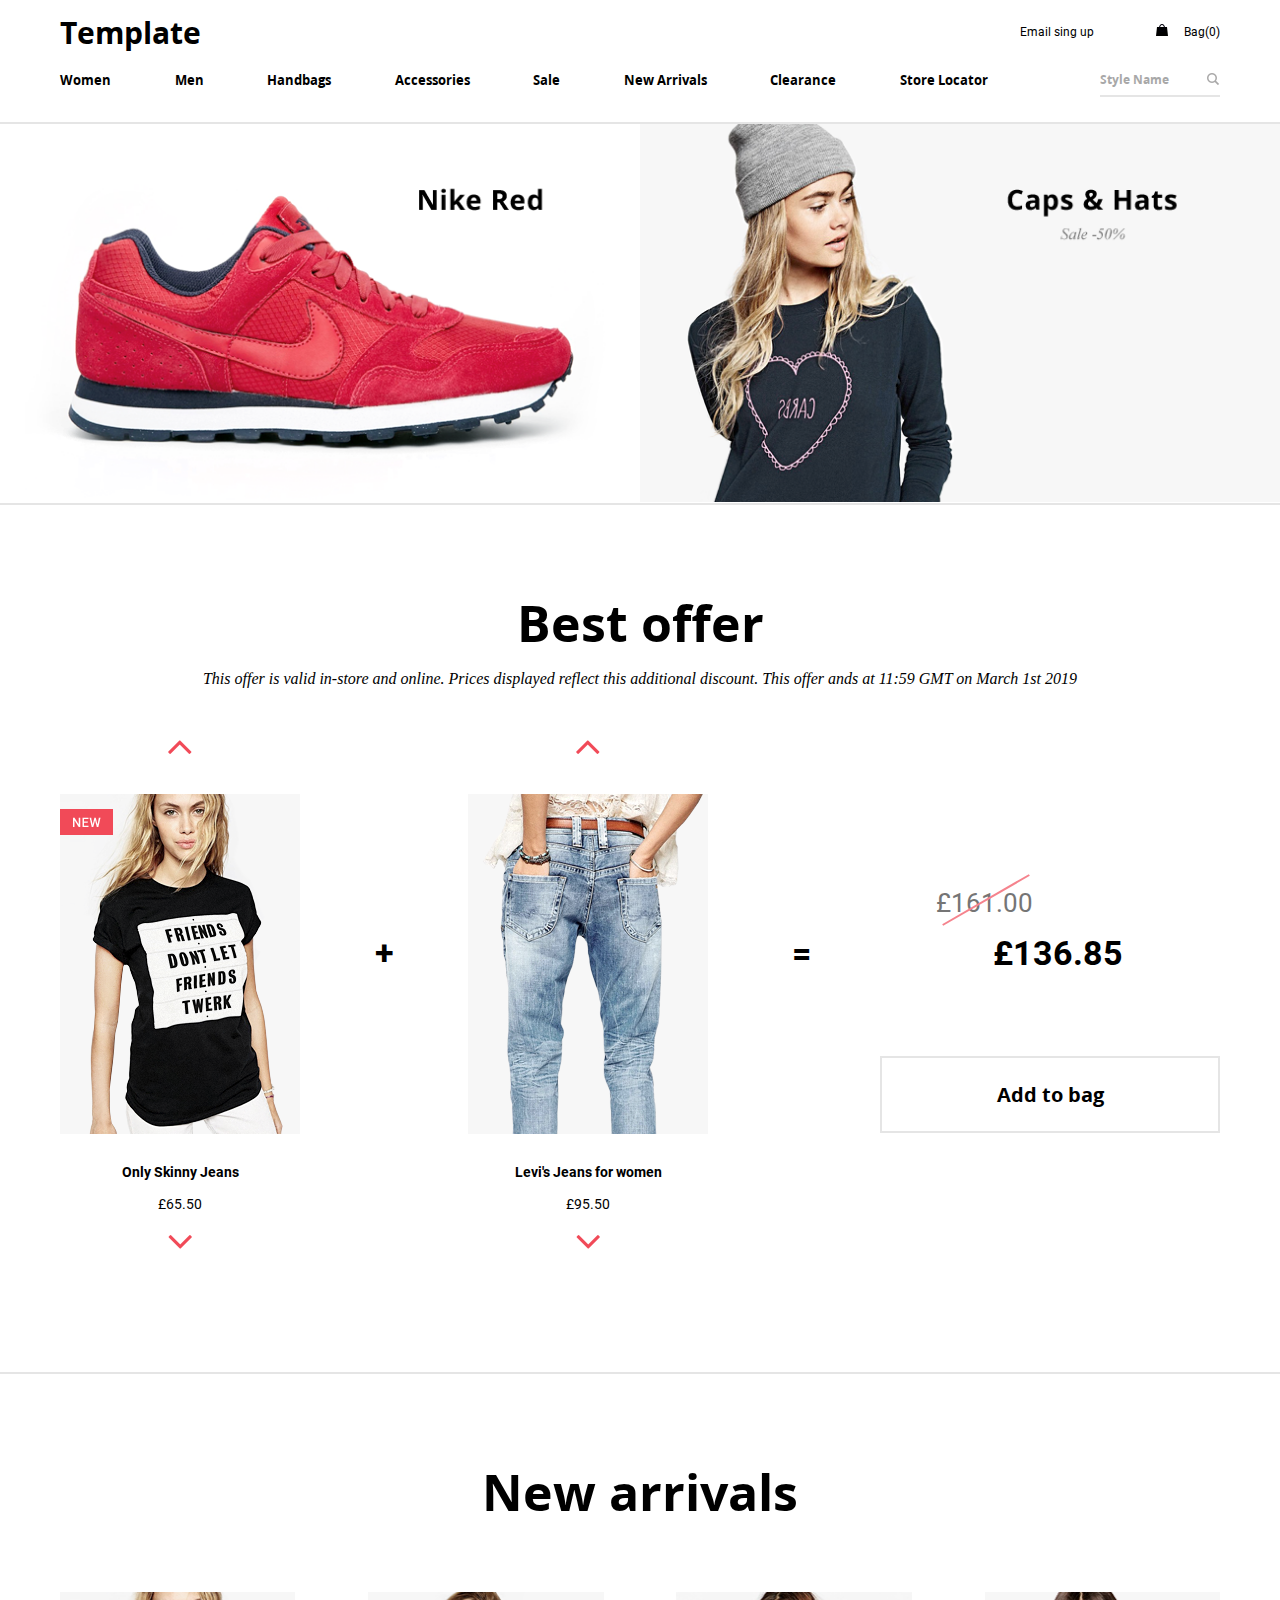
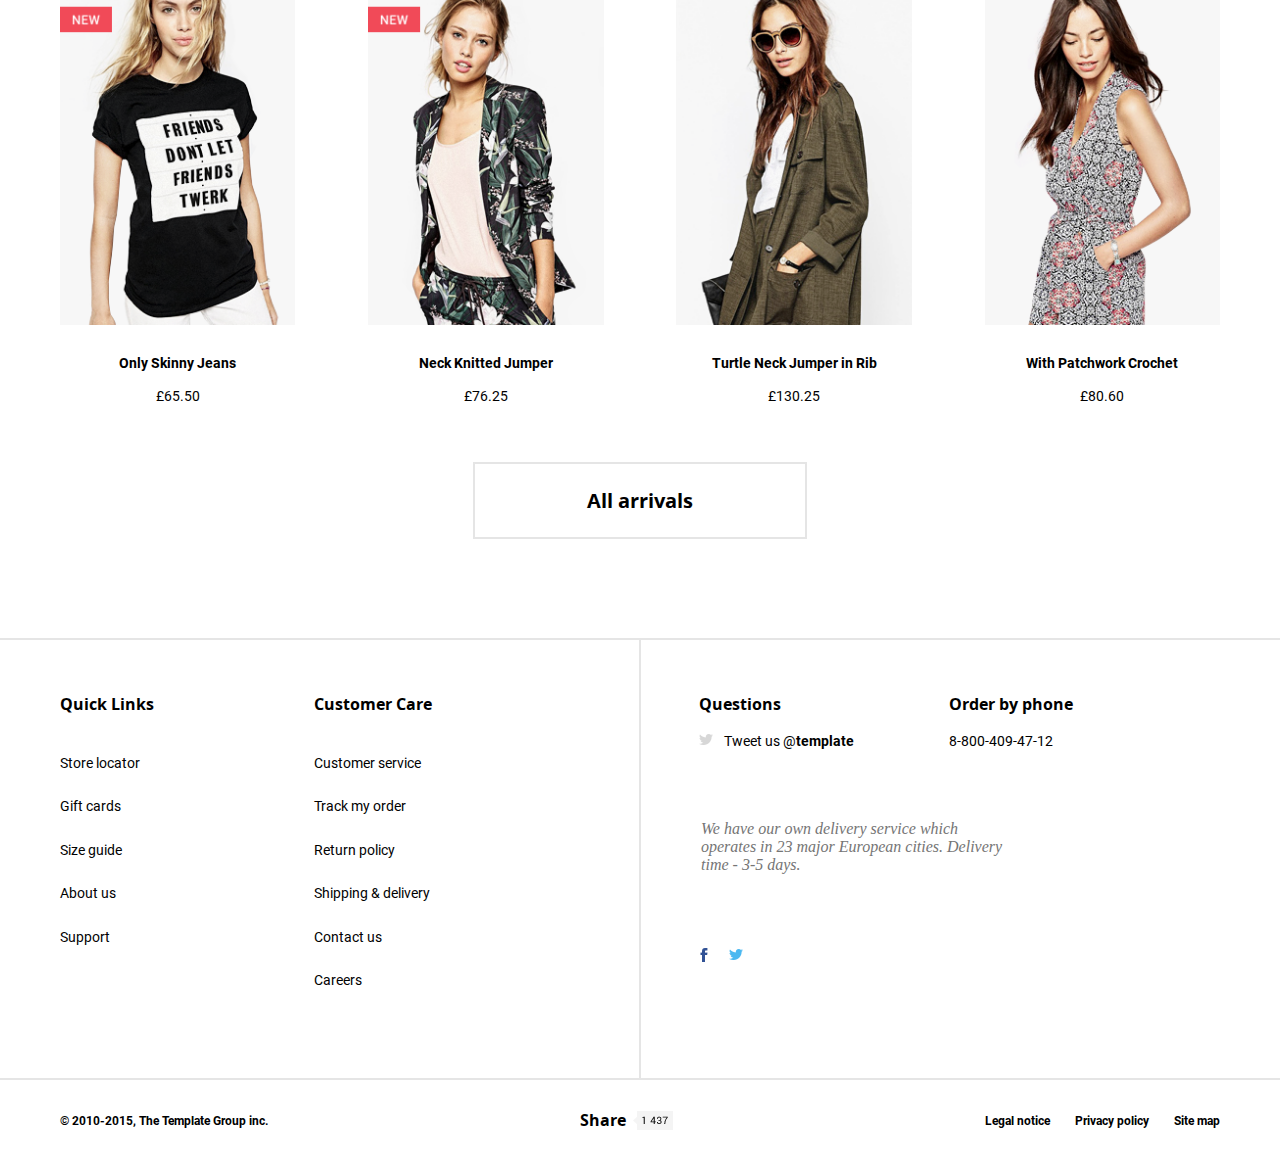
<file: catalog/index.html>
<!DOCTYPE html>
<html lang="en" dir="ltr">
<head>
  <meta charset="utf-8">
  <meta http-equiv="X-UA-Compatible" content="IE=edge,chrome=1">
  <meta name="viewport" content="width=device-width,initial-scale=1">
  <link rel="stylesheet" href="css/normalize.css">
  <link rel="stylesheet" href="css/style.css">
  <title>Start</title>
</head>
  <body>
    <header class="page-header">
      <div class="page-header__wrapper container">
        <div class="logo-wrapper">
          <a class="page-header__logo" href="#">TL</a>
          <a class="page-header__logo page-header__logo-full" href="#">Template</a>
          <div class="page-header__user-area">
            <a class="page-header__sing-up" href="#">Email sing up</a>
            <a class="page-header__bag" href="#">Bag(0)</a>
            <button class="nav__toggle nav__toggle--closed" type="button"></button>
          </div>
        </div>
        <div class="nav nav--closed">
          <div class="nav__wrapper">
            <ul class="nav__list">
              <li class="nav__item">
                <a href="#">Women</a>
              </li>
              <li class="nav__item">
                <a href="#">Men</a>
              </li>
              <li class="nav__item">
                <a href="#">Handbags</a>
              </li>
              <li class="nav__item">
                <a href="#">Accessories</a>
              </li>
              <li class="nav__item">
                <a href="#">Sale</a>
              </li>
              <li class="nav__item">
                <a href="#">New Arrivals</a>
              </li>
              <li class="nav__item">
                <a href="#">Clearance</a>
              </li>
              <li class="nav__item">
                <a href="#">Store Locator</a>
              </li>
            </ul>
            <div class="nav__search nav__search--closed">
              <div class="nav__search-icon-tablet">
              </div>
              <input type="text" class="nav__search-input nav__search-input--closed"  name="search" value="" placeholder="Style Name">
            </div>
          </div>
        </div>
      </div>
    </header>
    <main>
      <section class="banners">
        <div class="banners__item">
          <a class="banners__src banners__src--first" href="item.html">
          </a>
        </div>
        <div class="banners__item banners__item--second">
          <a class="banners__src banners__src--second" href="catalog.html">
          </a>
        </div>
      </section>
      <section class="best-offer">
        <div class="best-offer__wrapper container">
          <h2 class="best-offer__title secondary-title">Best offer</h2>
          <p class="best-offer__description">This offer is valid in-store and online. Prices displayed
            reflect this additional discount. This offer ands at 11:59 GMT on March 1st 2019
          </p>
          <div class="best-offer__calc">
            <div class="best-offer__summands">
              <div class="best-offer__summand goods__item best-offer__summand--left">
                <span class="best-offer__arrow-up"></span>
                <span class="best-offer__arrow-down"></span>
                <a href="item.html" class="best-offer__src goods__src img--act">
                  <p class="view">View item</p>
                  <img class="best-offer__img goods__img" src="./img/friends.png" alt="">
                </a>
                <p class="best-offer__name goods__name">Only Skinny Jeans</p>
                <p class="best-offer__price goods__price">£65.50</p>
              </div>
              <p class="best-offer__plus symbol">+</p>
              <div class="best-offer__summand goods__item best-offer__summand--right">
                <span class="best-offer__arrow-up"></span>
                <span class="best-offer__arrow-down"></span>
                <a href="item.html" class="best-offer__src goods__src img--act">
                  <p class="view">View item</p>
                  <img class="best-offer__img goods__img" src="./img/levis-jeans.png" alt="">
                </a>
                <p class="best-offer__name goods__name">Levi's Jeans for women</p>
                <p class="best-offer__price goods__price">£95.50</p>
              </div>
            </div>
            <p class="best-offer__equals symbol">=</p>
            <div class="best-offer__result">
              <p class="best-offer__total best-offer__total--old">£161.00</p>
              <p class="best-offer__total best-offer__total--new">£136.85</p>
            </div>
          </div>
          <a class="button best-offer__add" href="bag.html">Add to bag</a>
        </div>
      </section>
      <section class="new-arrivals">
        <div class="new-arrivals__wrapper container">
          <h2 class="new-arrivals__title secondary-title">New arrivals</h2>
          <div class="new-arrivals__items ">
            <div class="new-arrivals__item goods__item">
              <a href="item.html" class="new-arrivals__src goods__src img--act">
                <p class="view">View item</p>
                <img class="new-arrivals__img goods__img" src="./img/friends.png" alt="">
              </a>
              <p class="new-arrivals__name goods__name">Only Skinny Jeans</p>
              <p class="new-arrivals__price goods__price">£65.50</p>
            </div>
            <div class="new-arrivals__item goods__item">
              <a href="item.html" class="new-arrivals__src goods__src img--act">
                <p class="view">View item</p>
                <img class="new-arrivals__img goods__img" src="./img/jumper.png" alt="">
              </a>
              <p class="new-arrivals__name goods__name">Neck Knitted Jumper</p>
              <p class="new-arrivals__price goods__price">£76.25</p>
            </div>
            <div class="new-arrivals__item goods__item new-arrivals__item--third">
              <a href="item.html" class="new-arrivals__src goods__src img--act">
                <p class="view">View item</p>
                <img class="new-arrivals__img goods__img" src="./img/turtle-neck.png" alt="">
              </a>
              <p class="new-arrivals__name goods__name">Turtle Neck Jumper in Rib</p>
              <p class="new-arrivals__price goods__price">£130.25</p>
            </div>
            <div class="new-arrivals__item goods__item new-arrivals__item--fourth">
              <a href="item.html" class="new-arrivals__src goods__src img--act">
                <p class="view">View item</p>
                <img class="new-arrivals__img goods__img" src="./img/patchwork-crochet.png" alt="">
              </a>
              <p class="new-arrivals__name goods__name">With Patchwork Crochet</p>
              <p class="new-arrivals__price goods__price">£80.60</p>
            </div>
          </div>
          <a class="button new-arrivals__all" href="catalog.html">All arrivals</a>
        </div>
      </section>
    </main>
    <footer class="page-footer">
      <div class="page-footer__wrapper">
        <div class="separator">
          <div class="information">
            <div class="information__lists container">
              <div class="list-wrapper">
                <p class="list__title information__title">Quick Links</p>
                <ul class="information__list ">
                  <li class="information__item"><a href="#">Store locator</a></li>
                  <li class="information__item"><a href="#">Gift cards</a></li>
                  <li class="information__item"><a href="#">Size guide</a></li>
                  <li class="information__item"><a href="#">About us</a></li>
                  <li class="information__item"><a href="#">Support</a></li>
                </ul>
              </div>
              <div class="list-wrapper list-wrapper--second">
                <p class="list__title information__title">Customer Care</p>
                <ul class="information__list">
                  <li class="information__item"><a href="#">Customer service</a></li>
                  <li class="information__item"><a href="#">Track my order</a></li>
                  <li class="information__item"><a href="#">Return policy</a></li>
                  <li class="information__item"><a href="#">Shipping & delivery</a></li>
                  <li class="information__item"><a href="#">Contact us</a></li>
                  <li class="information__item"><a href="#">Careers</a></li>
                </ul>
              </div>
            </div>
            <div class="information__questions-and-phone container">
              <div class="information__questions">
                <p class="information__title questions-and-phone__title">Questions</p>
                <p class="information__text information__text--twit">Tweet us @<b>template</b></p>
              </div>
              <div class="information__phone">
                <p class="information__title questions-and-phone__title">Order by phone</p>
                <p class="information__text">8-800-409-47-12</p>
              </div>
              <p class="delivery">We have our own delivery service which
                operates in 23 major European cities. Delivery time - 3-5 days.
              </p>
              <ul class="social-list social-list--main">
                <li><a class="social-src social-src--fb" href="#"></a></li>
                <li><a class="social-src social-src--tw" href="#"></a></li>
              </ul>
            </div>
            <div class="information__manual-mobile container">
              <ul>
                <li><a class="information__text-small" href="#">Legal notice</a></li>
                <li><a class="information__text-small" href="#">Privacy policy</a></li>
                <li><a class="information__text-small" href="#">Site map</a></li>
              </ul>
              <ul class="social-list">
                <li><a class="social-src social-src--fb" href="#"></a></li>
                <li><a class="social-src social-src--tw" href="#"></a></li>
              </ul>
            </div>
          </div>
        </div>
        <div class="page-footer__line container">
          <p class="information__text-small line__text">&copy; 2010-2015, The Template Group inc.</p>
          <p class="information__title information__title--share">Share</p>
          <ul class="line__list">
            <li><a class="information__text-small" href="#">Legal notice</a></li>
            <li><a class="information__text-small" href="#">Privacy policy</a></li>
            <li><a class="information__text-small" href="#">Site map</a></li>
          </ul>
        </div>
      </div>
    </footer>
    <script type="text/javascript" src="./js/main.js"></script>
    <script type="text/javascript" src="./js/slider.js"></script>
  </body>
</html>
</file>
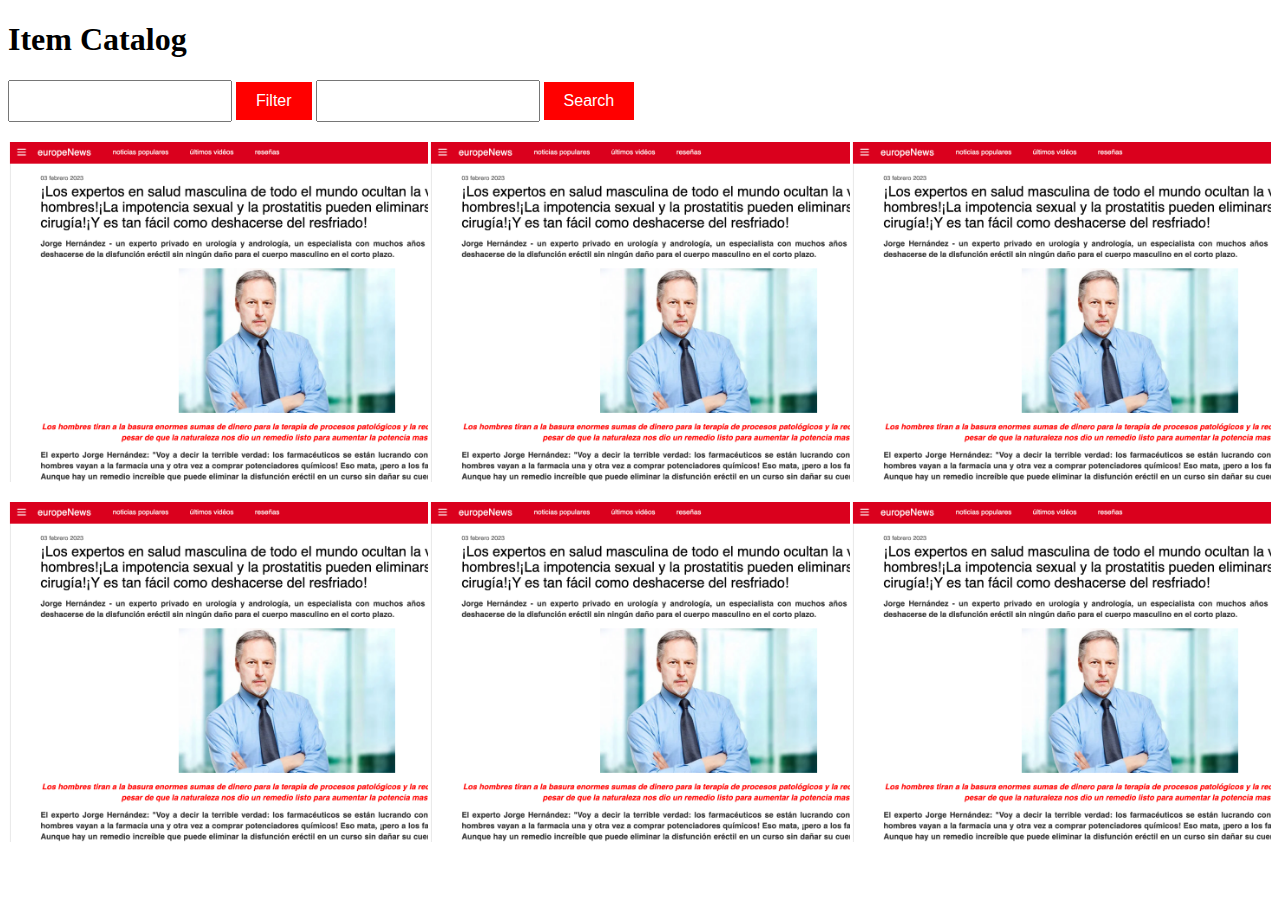
<file: items/index.html>
<!DOCTYPE html>
<html>
<head>
  <link rel="stylesheet" type="text/css" href="style.css">
</head>
<body>
  <h1>Item Catalog</h1> 

  <input type="text" class="inp" id="filter-input">
<button class="btn" id="filter-button">Filter</button>

  <input type="text" class="inp" id="search-input">
<button class="btn" id="search-button">Search</button>
  <div class="item-container" id="itemcontainer">
    <!-- <div class="item">
      <div class="item-overlay">
        <div class="item-name">Item 1</div>
        <div class="item-description">Description of Item 1</div>
        <div class="item-button">View</div>
      </div>
    </div>
    <div class="item">
      <div class="item-overlay">
        <div class="item-name">Item 2</div>
        <div class="item-description">Description of Item 2</div>
        <div class="item-button">View</div>
      </div>
    </div>
    <div class="item">
      <div class="item-overlay">
        <div class="item-name">Item 3</div>
        <div class="item-description">Description of Item 3</div>
        <div class="item-button">View</div>
      </div>
    </div>
    <div class="item">
      <div class="item-overlay">
        <div class="item-name">Item 4</div>
        <div class="item-description">Description of Item 4</div>
        <div class="item-button">View</div>
      </div>
    </div>
    <div class="item">
      <div class="item-overlay">
        <div class="item-name">Item 5</div>
        <div class="item-description">Description of Item 5</div>
        <div class="item-button">View</div>
      </div>
    </div>
    <div class="item">
      <div class="item-overlay">
        <div class="item-name">Item 6</div>
        <div class="item-description">Description of Item 6</div>
        <div class="item-button">View</div>
      </div>
    </div> -->
  </div>
 
<script>
    const items = [
    {
      name: 'Item 1',
      description: 'Description of Item 1',
      image: 'item1.jpg',
      keyword: 'Keyword 1',
      preview: 'https://just-leads.pro/admin/?object=offers.preview&id=6118'
    },
    {
      name: 'Item 2',
      description: 'Description of Item 2',
      image: 'item2.jpg',
      keyword: 'Keyword 2',
      preview: 'https://just-leads.pro/admin/?object=offers.preview&id=6118'
    },
    {
      name: 'Item 3',
      description: 'Description of Item 3',
      image: 'item3.jpg',
      keyword: 'Keyword 3',
      preview: 'https://just-leads.pro/admin/?object=offers.preview&id=6118'
    },
    {
      name: 'Item 4',
      description: 'Description of Item 4',
      image: 'item4.jpg',
      keyword: 'Keyword 4',
      preview: 'https://just-leads.pro/admin/?object=offers.preview&id=6118'
    },
    {
      name: 'Item 5',
      description: 'Description of Item 5',
      image: 'item5.jpg',
      keyword: 'Keyword 5',
      preview: 'https://just-leads.pro/admin/?object=offers.preview&id=6118'
    },
    {
      name: 'Item 6',
      description: 'Description of Item 6',
      image: 'item6.jpg',
      keyword: 'Keyword 6',
      preview: 'https://just-leads.pro/admin/?object=offers.preview&id=6118'
    }
  ];

  const itemContainer = document.querySelector('#itemcontainer');
  const filterInput = document.querySelector('#filter-input');
  const filterButton = document.querySelector('#filter-button');
  const searchInput = document.querySelector('#search-input');
  const searchButton = document.querySelector('#search-button');

  filterButton.addEventListener('click', () => {
    const filterKeyword = filterInput.value;
    itemContainer.innerHTML = '';

    const filteredItems = items.filter(item => item.keyword.includes(filterKeyword));

    filteredItems.forEach(item => {
      const itemElement = document.createElement('div');
      itemElement.classList.add('item');

      const itemOverlay = document.createElement('div');
      itemOverlay.classList.add('item-overlay');

      const itemName = document.createElement('div');
      itemName.classList.add('item-name');
      itemName.textContent = item.name;

      const itemDescription = document.createElement('div');
      itemDescription.classList.add('item-description');
      itemDescription.textContent = item.description;

      const itemButton = document.createElement('a');
      itemButton.classList.add('item-button');
      itemButton.textContent = 'View';
      itemButton.href = item.preview;
      itemButton.target = '_blank';

      itemOverlay.appendChild(itemName);
      itemOverlay.appendChild(itemDescription);
      itemOverlay.appendChild(itemButton);
      itemElement.appendChild(itemOverlay);
      itemContainer.appendChild(itemElement);
    });
  });

  searchButton.addEventListener('click', () => {
    const searchName = searchInput.value;
    itemContainer.innerHTML = '';

    const searchedItems = items.filter(item => item.name.includes(searchName));

    searchedItems.forEach(item => {
      const itemElement = document.createElement('div');
      itemElement.classList.add('item');

      const itemOverlay = document.createElement('div');
      itemOverlay.classList.add('item-overlay');

      const itemName = document.createElement('div');
      itemName.classList.add('item-name');
      itemName.textContent = item.name;

      const itemDescription = document.createElement('div');
      itemDescription.classList.add('item-description');
      itemDescription.textContent = item.description;

      const itemButton = document.createElement('a');
      itemButton.classList.add('item-button');
      itemButton.textContent = 'View';
      itemButton.href = item.preview;
      itemButton.target = '_blank';

      itemOverlay.appendChild(itemName);
      itemOverlay.appendChild(itemDescription);
      itemOverlay.appendChild(itemButton);
      itemElement.appendChild(itemOverlay);
      itemContainer.appendChild(itemElement);
    });
  });

  window.addEventListener("load", (event) => {
    items.forEach(item => {
      const itemElement = document.createElement('div');
      itemElement.classList.add('item');

      const itemOverlay = document.createElement('div');
      itemOverlay.classList.add('item-overlay');

      const itemName = document.createElement('div');
      itemName.classList.add('item-name');
      itemName.textContent = item.name;

      const itemDescription = document.createElement('div');
      itemDescription.classList.add('item-description');
      itemDescription.textContent = item.description;

      const itemButton = document.createElement('a');
      itemButton.classList.add('item-button');
      itemButton.textContent = 'View';
      itemButton.href = item.preview;
      itemButton.target = '_blank';

      itemOverlay.appendChild(itemName);
      itemOverlay.appendChild(itemDescription);
      itemOverlay.appendChild(itemButton);
      itemElement.appendChild(itemOverlay);
      itemContainer.appendChild(itemElement);
    });
});
  </script>
</body>
</html>
</file>
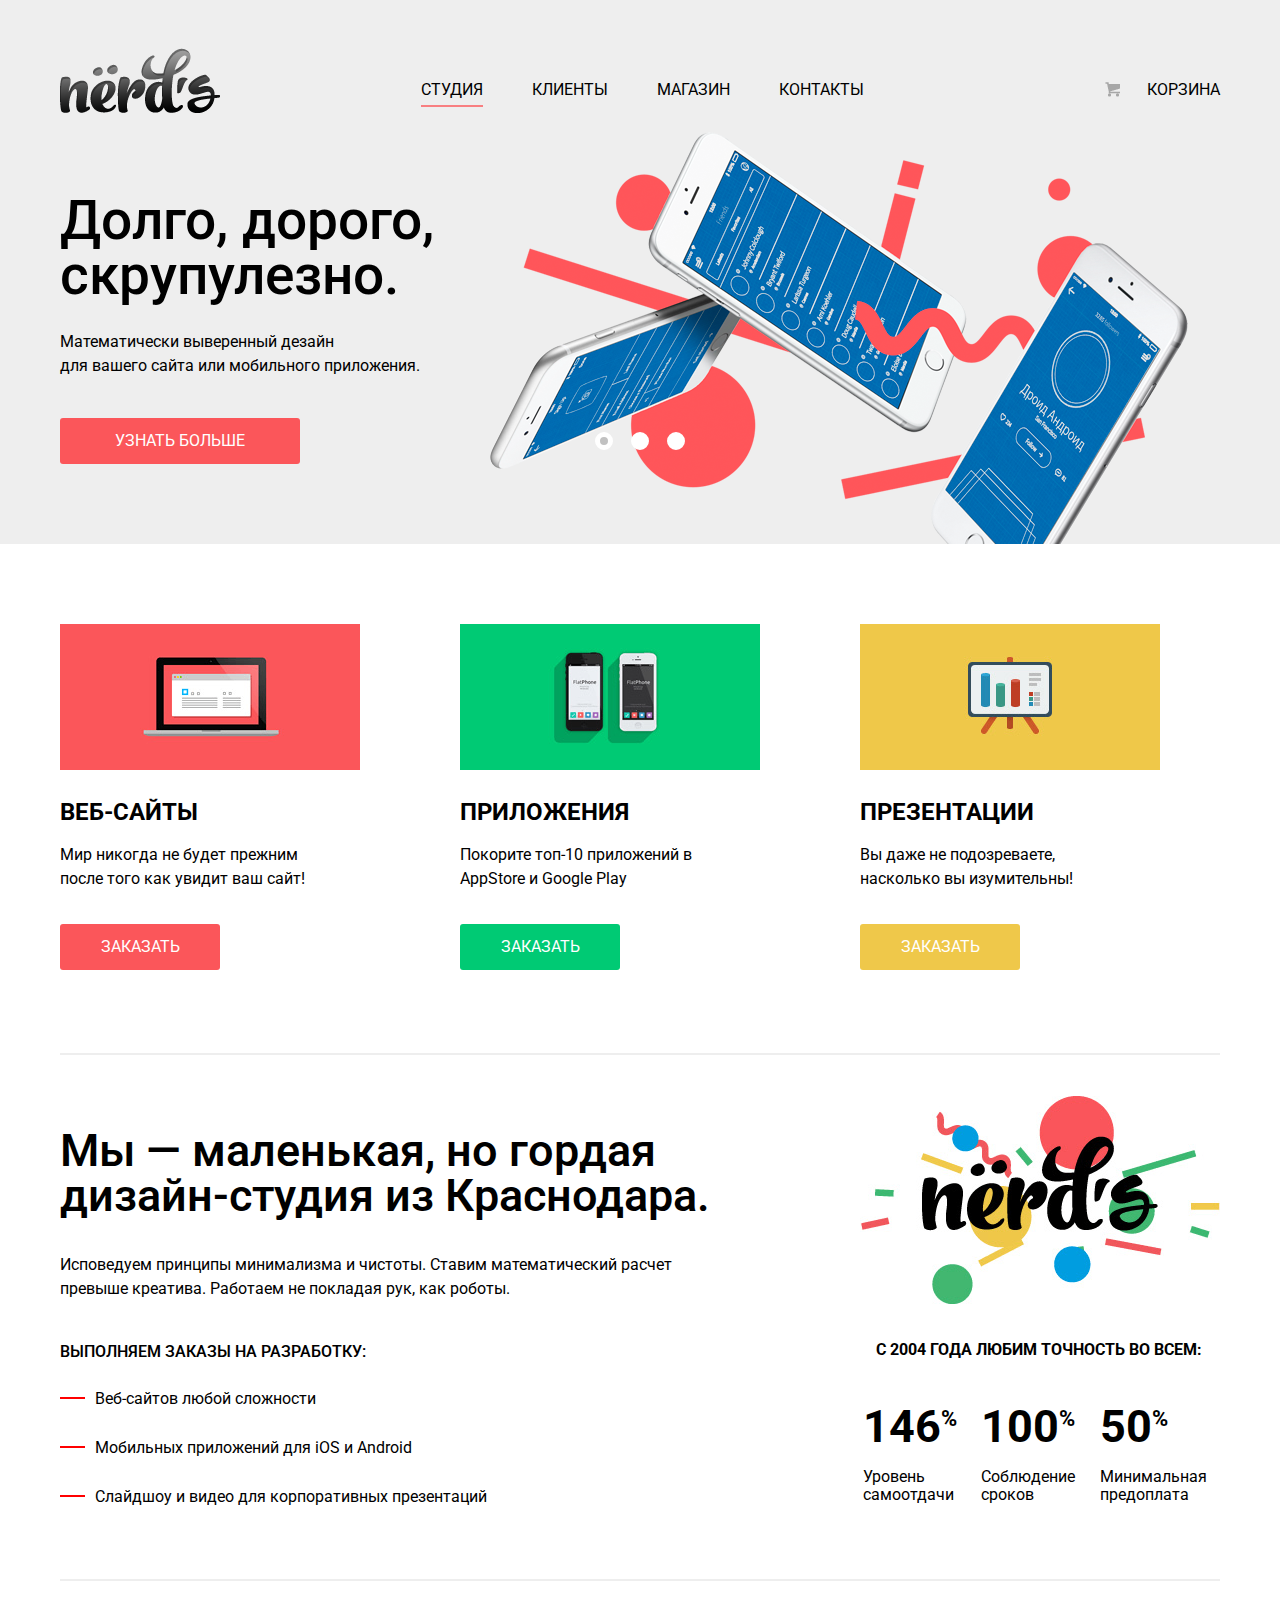
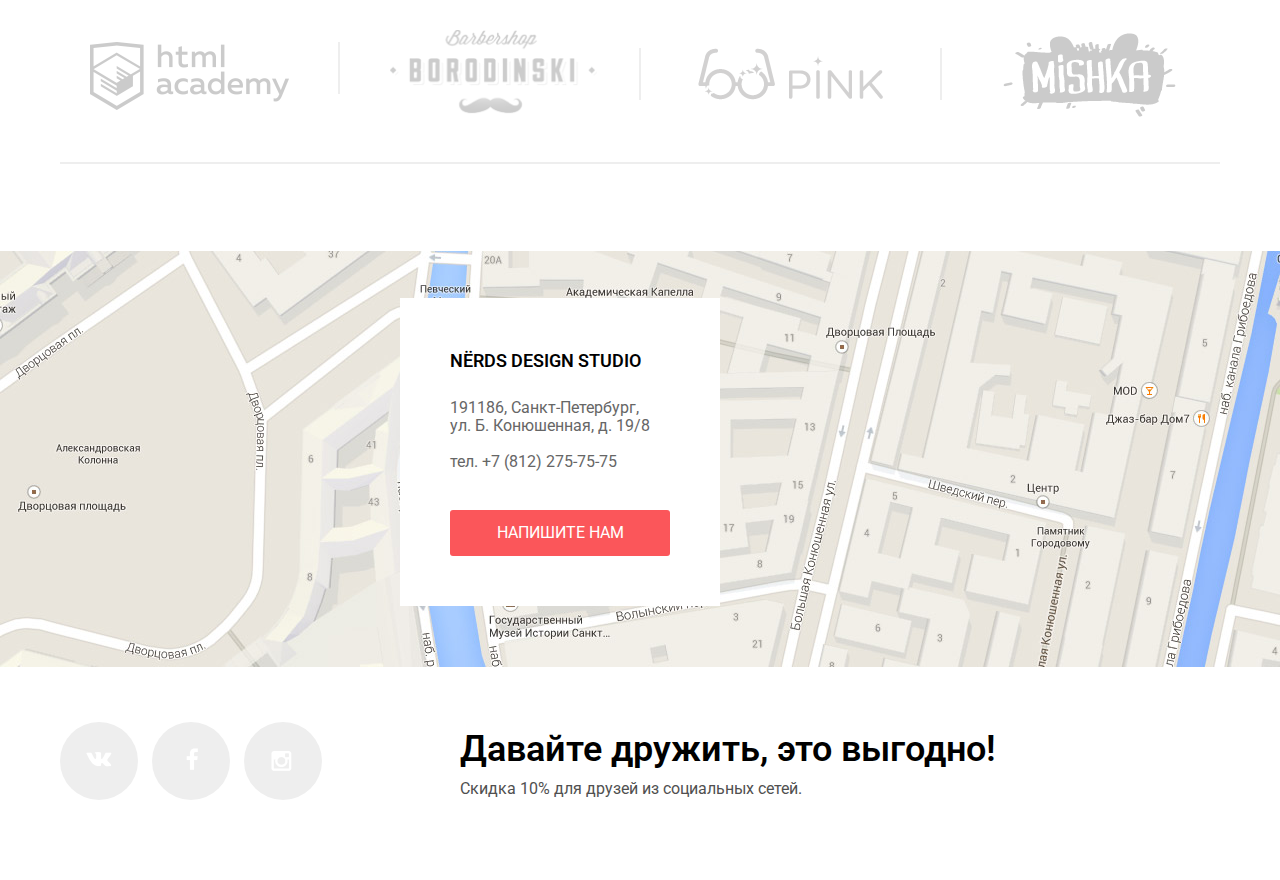
<file: shop/index.html>
<!DOCTYPE html>
<html lang="ru">
<head>
  <meta  charset="utf-8">
  <title>Nerds</title>
  <link href="https://fonts.googleapis.com/css?family=Roboto:400,500&amp;subset=cyrillic" rel="stylesheet">
  <link rel="stylesheet" href="css/normalize.css" />
  <link rel="stylesheet" href="css/style.min.css" />
</head>
<body>
  <header class="main-header">
    <div class="container clearfix">
      <nav class="main-navigation">
        <div class="index-logo">
          <a  class="main-header-logo" href="index.html">
            <img src="img/logo.png" width="160" height="65" alt="Nerds-logo">
          </a>
        </div>
        <ul class="site-navigation">
          <li class="active">
            <a >Студия</a>
          </li>
          <li>
            <a href="#">Клиенты</a>
          </li>
          <li>
            <a href="catalog.html">Магазин</a>
          </li>
          <li>
            <a href="#">Контакты</a>
          </li>
        </ul>
      </nav>
      <div class="cart">
        <a class="cart-item" href="cart.html">Корзина</a>
      </div>
    </div>
  </header>
  <section class="slider">
    <div class="container">
      <h2 class="visually-hidden">Преимущества</h2>
      <input class="visually-hidden" id="product-1" type="radio" name="toggle" checked>
      <input class="visually-hidden" id="product-2" type="radio" name="toggle">
      <input class="visually-hidden" id="product-3" type="radio" name="toggle">
      <div class="slider-controls">
        <label class="slider-controls-item" for="product-1"></label>
        <label class="slider-controls-item" for="product-2"></label>
        <label class="slider-controls-item" for="product-3"></label>
      </div>
      <ul class="slider-list">
        <li class="slider-list-item">
          <b>Долго, дорого,<br>cкрупулезно.</b>
          <p>Математически выверенный дезайн <br> для вашего сайта или мобильного приложения.</p>
          <a class="btn" href="#">Узнать больше</a>
        </li>
        <li class="slider-list-item">
          <b class="slide-title">Любим математику<br>как никто другой</b>
          <p>Никакого криатива, только математические формулы<br>для рассчета идеальных пропорций.</p>
          <a class="btn" href="#">Узнать больше</a>
        </li>
        <li class="slider-list-item">
          <b>Только ночь,<br>только хардкор</b>
          <p>Работать днем, как все? Мы против этого.<br>Ближе к полуночи работа только начинается.</p>
          <a class="btn" href="#">Узнать больше</a>
        </li>
      </div>
    </section>
    <main class="container">
      <section class="servise clearfix">
        <div class="service-item">
          <span><img src="img/illustration1.png" alt="Web-sites" width="300" height="146"></span>
          <b>Веб-сайты</b>
          <p>Мир никогда не будет прежним после того как увидит ваш сайт!</p>
          <a class="btn" href="#">Заказать</a>
        </div>
        <div class="service-item">
          <span><img src="img/illustration2.png" alt="aplications" width="300" height="146"></span>
          <b>Приложения</b>
          <p>Покорите топ-10 приложений в AppStore и Google Play</p>
          <a class="btn application-btn" href="#">Заказать</a>
        </div>
        <div class="service-item">
          <span><img src="img/illustration3.png" alt="Presentations" width="300" height="146"></span>
          <b>Презентации</b>
          <p>Вы даже не подозреваете, насколько вы изумительны!</p>
          <a class="btn presentation-btn" href="#">Заказать</a>
        </div>
      </section>
      <hr>
      <section class="description clearfix">
        <div class="description-left">
          <b>Мы  &mdash; маленькая, но гордая<br>
          дизайн-студия из Краснодара.</b>
          <p>Исповедуем принципы минимализма и чистоты. Ставим математический расчет превыше креатива. Работаем не покладая рук, как роботы.</p>
          <p class="description-list-title">Выполняем заказы на разработку:</p>
          <ul class="description-list">
            <li>
              Веб-сайтов любой сложности
            </li>
            <li>
              Мобильных приложений для iOS и Android
            </li>
            <li>
              Слайдшоу и видео для корпоративных презентаций
            </li>
          </ul>
        </div>
        <div class="description-right">
          <div class="description-logo">
            <img src="img/nerds-illustration.png" width="360" height="208" alt="Nerds-logo">
          </div>
          <p><b class="statistics-title">С 2004 года любим точность во всем:</b></p>
          <table class="statistics">
            <tr class="statistics-item">
              <th class="statistics-element">146</th>
              <th class="statistics-element">100</th>
              <th class="statistics-element">50</th>
            </tr>
            <tr class="statistics-item">
              <td class="statistics-element">Уровень самоотдачи</td>
              <td class="statistics-element">Соблюдение сроков</td>
              <td class="statistics-element"> Минимальная предоплата</td>
            </tr>
          </table>
        </div>
      </section>
      <hr>
      <div class="references ">
        <ul class="references-list clearfix ">
          <li class="references-list-item line1"><a href="#"><img src="img/html-academy-logo.png" width="199" height="68" alt="html academy"></a></li>
          <li class="references-list-item line2"><a href="#"><img src="img/borodinski-logo.png" width="207" height="87" alt="borodinski"></a></li>
          <li class="references-list-item line3"><a href="#"><img src="img/pink-logo.png" width="185" height="52" alt="pink"></a></li>
          <li class="references-list-item"><a href="#"><img src="img/mishka-logo.png" width="173" heigth="84" alt="mishka"></a></li>
        </ul>
      </div>
      <hr>
    </main>
    <section class="contacts clearfix">
      <iframe src="https://www.google.com/maps/embed?pb=!1m18!1m12!1m3!1d1998.6036253003192!2d30.320858716180815!3d59.93871916905404!2m3!1f0!2f0!3f0!3m2!1i1024!2i768!4f13.1!3m3!1m2!1s0x4696310fca145cc1%3A0x42b32648d8238007!2z0JHQvtC70YzRiNCw0Y8g0JrQvtC90Y7RiNC10L3QvdCw0Y8g0YPQuy4sIDE5LzgsINCh0LDQvdC60YIt0J_QtdGC0LXRgNCx0YPRgNCzLCDQoNC-0YHRgdC40Y8sIDE5MTE4Ng!5e0!3m2!1sru!2sua!4v1536865325615" width="100%" height="425" frameborder="0" style="border:0" allowfullscreen></iframe>
      <div class="contact-form">
        <b class="contacts-tittle">Nёrds design studio</b>
        <p>191186, Санкт-Петербург,<br>
          ул. Б. Конюшенная, д. 19/8<br>
          <br>
          тел. +7 (812) 275-75-75
        </p>
        <a href="#" class="btn contact-btn">Напишите нам</a>
      </div>
    </section>
    <footer class="main-footer">
      <div class="container clearfix">
        <div class="footer-social">
          <ul class="footer-social-list">
            <li class="footer-social-item">
              <a class="vk" href="#"></a>
            </li>
            <li class="footer-social-item">
              <a class="fb" href="#"></a>
            </li>
            <li class="footer-social-item">
              <a class="inst" href="#"></a>
            </li>
          </ul>
        </div>
        <div class="footer-discount">
          <b>Давайте дружить, это выгодно!</b>
          <p>Скидка 10% для друзей из социальных сетей.</p>
        </div>
      </div>
    </footer>
    <div class="modal-overley"></div>
    <div class="modal-content">
      <button class="modal-content-close" type="button" title="Закрыть">Закрыть</button>
      <h2>Напишите нам</h2>
      <form class="feedback-form" action="" method="post" name="feedback">
        <label>
          Ваше имя:
          <br>
          <input type="text" name="username" placeholder="Представтесь, пожалуйста" >
        </label>
        <label>
          Ваш e-mail:
          <br>
          <input type="text" name="email" placeholder="Для отправки ответа" >
        </label>
        <label>
          Текст письма:
          <br>
          <textarea name="massage" rows="5" cols="50" placeholder="В свободной форме" ></textarea>
        </label>
        <button class="btn" type="submit">Отправить</button>
      </form>
    </div>
    <script src="js/script.js" type="text/javascript"></script>

  </body>
  </html>
</file>
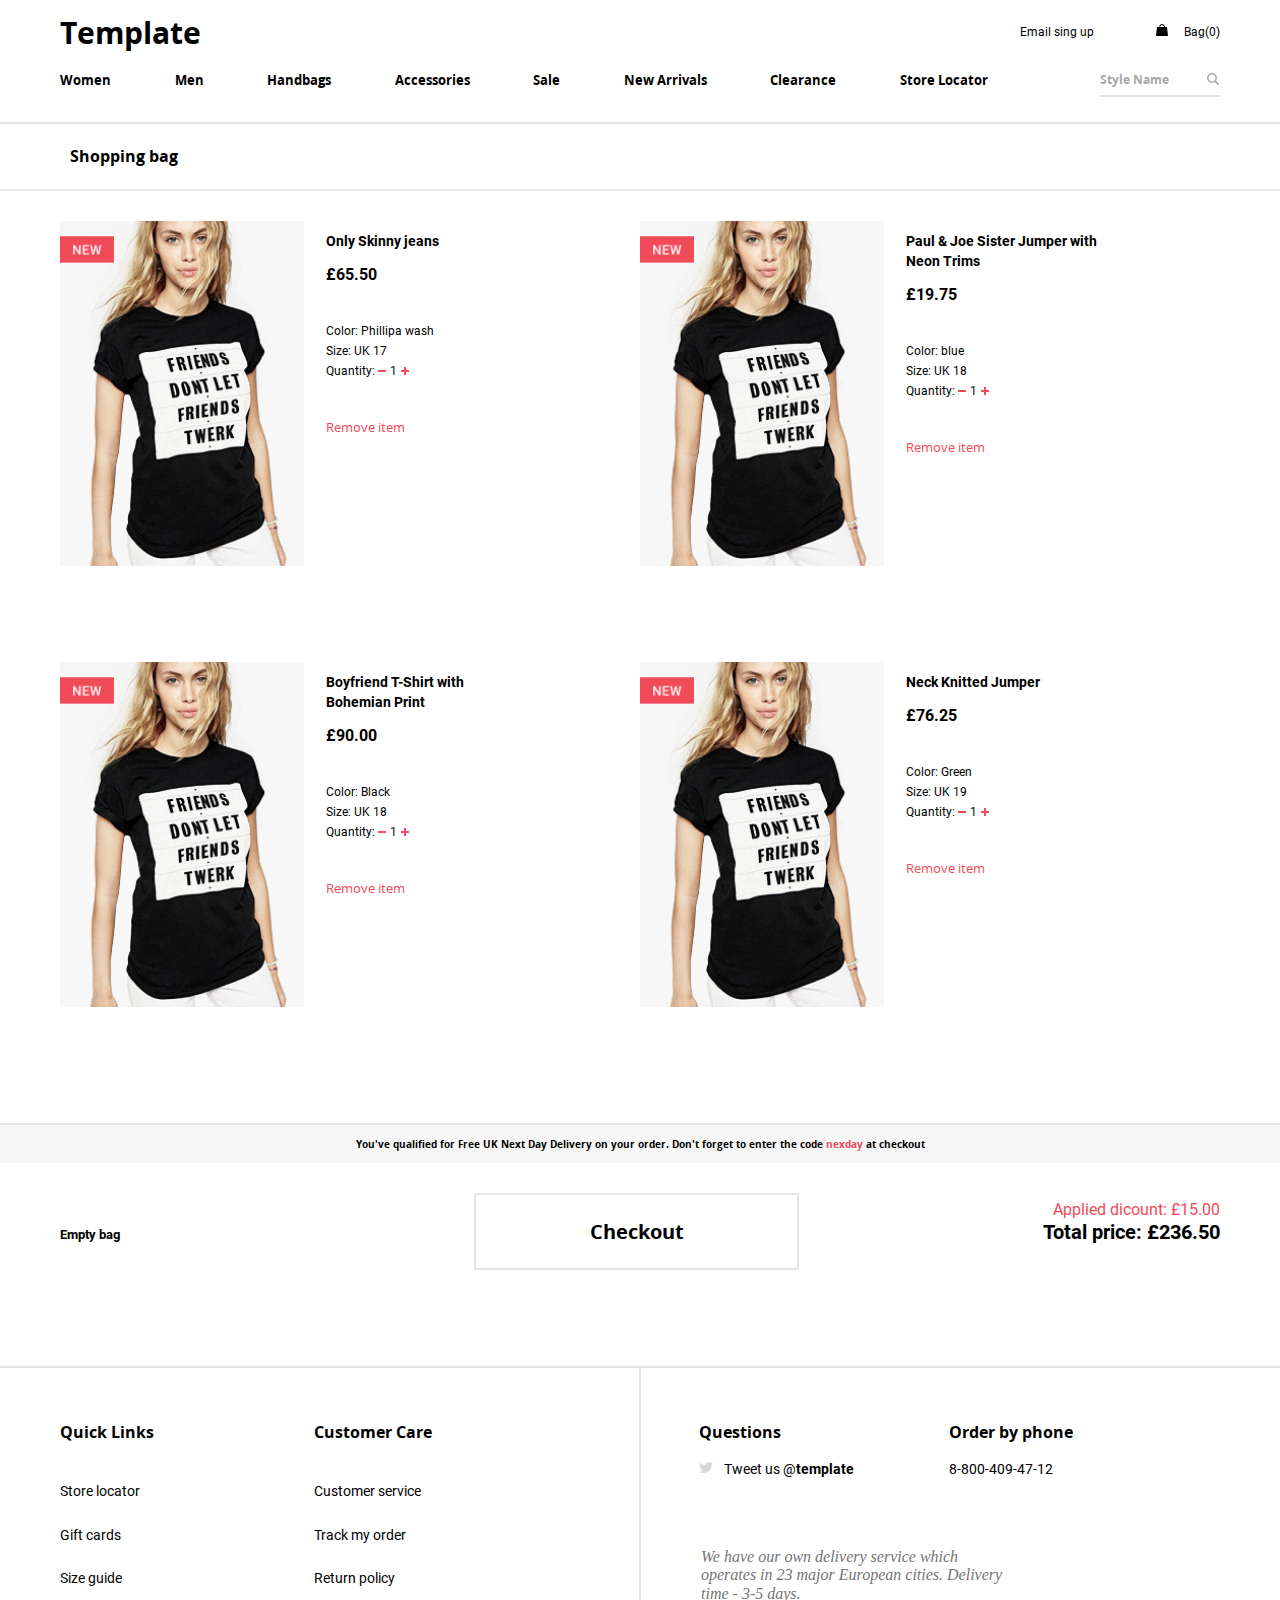
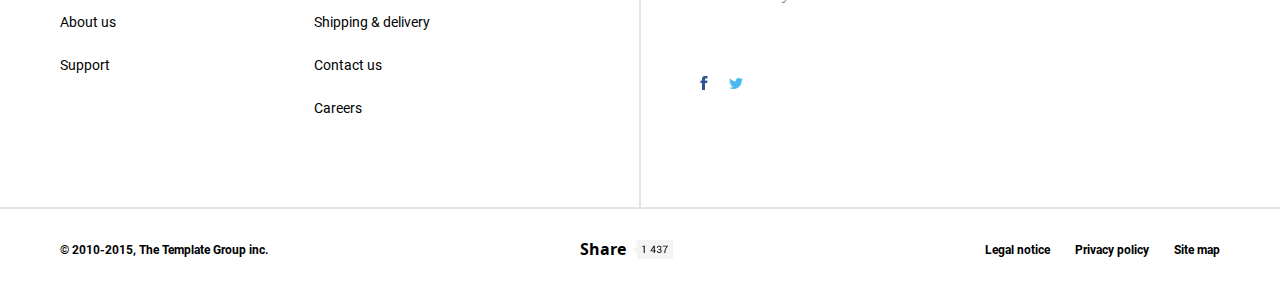
<file: catalog/bag.html>
<!DOCTYPE html>
<html lang="en" dir="ltr">
<head>
  <meta charset="utf-8">
  <meta http-equiv="X-UA-Compatible" content="IE=edge,chrome=1">
  <meta name="viewport" content="width=device-width,initial-scale=1">
  <link rel="stylesheet" href="css/normalize.css">
  <link rel="stylesheet" href="css/style.css">
  <title>Bag</title>
</head>
  <body>
    <div class="window-wrapper">
      <div class="content">
        <header class="page-header">
          <div class="page-header__wrapper container">
            <div class="logo-wrapper">
              <a class="page-header__logo" href="start.html">TL</a>
              <a class="page-header__logo page-header__logo-full" href="start.html">Template</a>
              <div class="page-header__user-area">
                <a class="page-header__sing-up" href="#">Email sing up</a>
                <a class="page-header__bag" href="#">Bag(0)</a>
                <button class="nav__toggle nav__toggle--closed" type="button"></button>
              </div>
            </div>
            <div class="nav nav--closed">
              <div class="nav__wrapper">
                <ul class="nav__list">
                  <li class="nav__item">
                    <a href="#">Women</a>
                  </li>
                  <li class="nav__item">
                    <a href="#">Men</a>
                  </li>
                  <li class="nav__item">
                    <a href="#">Handbags</a>
                  </li>
                  <li class="nav__item">
                    <a href="#">Accessories</a>
                  </li>
                  <li class="nav__item">
                    <a href="#">Sale</a>
                  </li>
                  <li class="nav__item">
                    <a href="#">New Arrivals</a>
                  </li>
                  <li class="nav__item">
                    <a href="#">Clearance</a>
                  </li>
                  <li class="nav__item">
                    <a href="#">Store Locator</a>
                  </li>
                </ul>
                <div class="nav__search nav__search--closed">
                  <div class="nav__search-icon-tablet">
                  </div>
                  <input type="text" class="nav__search-input nav__search-input--closed"  name="search" value="" placeholder="Style Name">
                </div>
              </div>
            </div>
          </div>
        </header>
        <main>
          <div class="back-to-catalog nav-line">
            <div class="back-to-catalog__wrapper nav-line__wrapper container">
              <p class="back-to-catalog__text nav-line__text">Shopping bag</p>
            </div>
          </div>
          <section class="bag-list">
            <div class="bag-list__wrapper container">
              <div class="bag-list__item">
                <a href="#" class="bag-list__img img--act"><p class="view">View item</p><img src="./img/friends.png" alt=""></a>
                <div class="bag-list__info">
                  <p class="bag-list__name">Only Skinny jeans</p>
                  <p class="bag-list__price">£65.50</p>
                  <p class="bag-list__param">Color: Phillipa wash</p>
                  <p class="bag-list__param">Size: UK 17</p>
                  <p class="bag-list__param">Quantity: <span class="bag-list__minus"></span><span class="bag-list__number">1</span><span class="bag-list__plus"></span></p>
                  <p class="bag-list__remove">Remove item</p>
                </div>
              </div>
              <div class="bag-list__item">
                <a href="#" class="bag-list__img img--act"><p class="view">View item</p><img src="./img/friends.png" alt=""></a>
                <div class="bag-list__info">
                  <p class="bag-list__name">Paul & Joe Sister Jumper with Neon Trims</p>
                  <p class="bag-list__price">£19.75</p>
                  <p class="bag-list__param">Color: blue</p>
                  <p class="bag-list__param">Size: UK 18</p>
                  <p class="bag-list__param">Quantity: <span class="bag-list__minus"></span><span class="bag-list__number">1</span><span class="bag-list__plus"></span></p>
                  <p class="bag-list__remove">Remove item</p>
                </div>
              </div>
              <div class="bag-list__item">
                <a href="#" class="bag-list__img img--act"><p class="view">View item</p><img src="./img/friends.png" alt=""></a>
                <div class="bag-list__info">
                  <p class="bag-list__name">Boyfriend T-Shirt with<br> Bohemian Print</p>
                  <p class="bag-list__price">£90.00</p>
                  <p class="bag-list__param">Color: Black</p>
                  <p class="bag-list__param">Size: UK 18</p>
                  <p class="bag-list__param">Quantity: <span class="bag-list__minus"></span><span class="bag-list__number">1</span><span class="bag-list__plus"></span></p>
                  <p class="bag-list__remove">Remove item</p>
                </div>
              </div>
              <div class="bag-list__item">
                <a href="#" class="bag-list__img img--act"><p class="view">View item</p><img src="./img/friends.png" alt=""></a>
                <div class="bag-list__info">
                  <p class="bag-list__name">Neck Knitted Jumper</p>
                  <p class="bag-list__price">£76.25</p>
                  <p class="bag-list__param">Color: Green</p>
                  <p class="bag-list__param">Size: UK 19</p>
                  <p class="bag-list__param">Quantity: <span class="bag-list__minus"></span><span class="bag-list__number">1</span><span class="bag-list__plus"></span></p>
                  <p class="bag-list__remove">Remove item</p>
                </div>
              </div>
            </div>
            <!-- <h2 class="bag-list__title secondary-title">Thank you for your purchase</h2>
            <h2 class="bag-list__title secondary-title">Your shopping bag is empty. Use Catalog to add new items</h2> -->
          </section>
          <div class="order-code">
            <div class="order-code__wrapper ">
              <p class="order-code__text">You've qualified for Free UK Next Day Delivery on
                your order. Don't forget to enter the code <em>nexday</em> at checkout
              </p>
            </div>
          </div>
          <div class="summary container">
            <p class="summary__empty">Empty bag</p>
            <div class="button-and-sum">
              <a class="button summary__checkout">Checkout</a>
              <div class="summary__total">
                <p class="summary__discount">Applied dicount: £15.00</p>
                <p class="summary__price">Total price: £236.50</p>
              </div>
            </div>
          </div>
        </main>
      </div>
      <footer class="page-footer page-footer--down">
        <div class="page-footer__wrapper">
          <div class="separator">
            <div class="information">
              <div class="information__lists container">
                <div class="list-wrapper">
                  <p class="list__title information__title">Quick Links</p>
                  <ul class="information__list ">
                    <li class="information__item"><a href="#">Store locator</a></li>
                    <li class="information__item"><a href="#">Gift cards</a></li>
                    <li class="information__item"><a href="#">Size guide</a></li>
                    <li class="information__item"><a href="#">About us</a></li>
                    <li class="information__item"><a href="#">Support</a></li>
                  </ul>
                </div>
                <div class="list-wrapper list-wrapper--second">
                  <p class="list__title information__title">Customer Care</p>
                  <ul class="information__list">
                    <li class="information__item"><a href="#">Customer service</a></li>
                    <li class="information__item"><a href="#">Track my order</a></li>
                    <li class="information__item"><a href="#">Return policy</a></li>
                    <li class="information__item"><a href="#">Shipping & delivery</a></li>
                    <li class="information__item"><a href="#">Contact us</a></li>
                    <li class="information__item"><a href="#">Careers</a></li>
                  </ul>
                </div>
              </div>
              <div class="information__questions-and-phone container">
                <div class="information__questions">
                  <p class="information__title questions-and-phone__title">Questions</p>
                  <p class="information__text information__text--twit">Tweet us @<b>template</b></p>
                </div>
                <div class="information__phone">
                  <p class="information__title questions-and-phone__title">Order by phone</p>
                  <p class="information__text">8-800-409-47-12</p>
                </div>
                <p class="delivery">We have our own delivery service which
                  operates in 23 major European cities. Delivery time - 3-5 days.
                </p>
                <ul class="social-list social-list--main">
                  <li><a class="social-src social-src--fb" href="#"></a></li>
                  <li><a class="social-src social-src--tw" href="#"></a></li>
                </ul>
              </div>
              <div class="information__manual-mobile container">
                <ul>
                  <li><a class="information__text-small" href="#">Legal notice</a></li>
                  <li><a class="information__text-small" href="#">Privacy policy</a></li>
                  <li><a class="information__text-small" href="#">Site map</a></li>
                </ul>
                <ul class="social-list">
                  <li><a class="social-src social-src--fb" href="#"></a></li>
                  <li><a class="social-src social-src--tw" href="#"></a></li>
                </ul>
              </div>
            </div>
          </div>
          <div class="page-footer__line container">
            <p class="information__text-small line__text">&copy; 2010-2015, The Template Group inc.</p>
            <p class="information__title information__title--share">Share</p>
            <ul class="line__list">
              <li><a class="information__text-small" href="#">Legal notice</a></li>
              <li><a class="information__text-small" href="#">Privacy policy</a></li>
              <li><a class="information__text-small" href="#">Site map</a></li>
            </ul>
          </div>
        </div>
      </footer>
      <script type="text/javascript" src="./js/main.js"></script>
      <script type="text/javascript" src="./js/bag.js"></script>
    </div>
  </body>
</html>
</file>
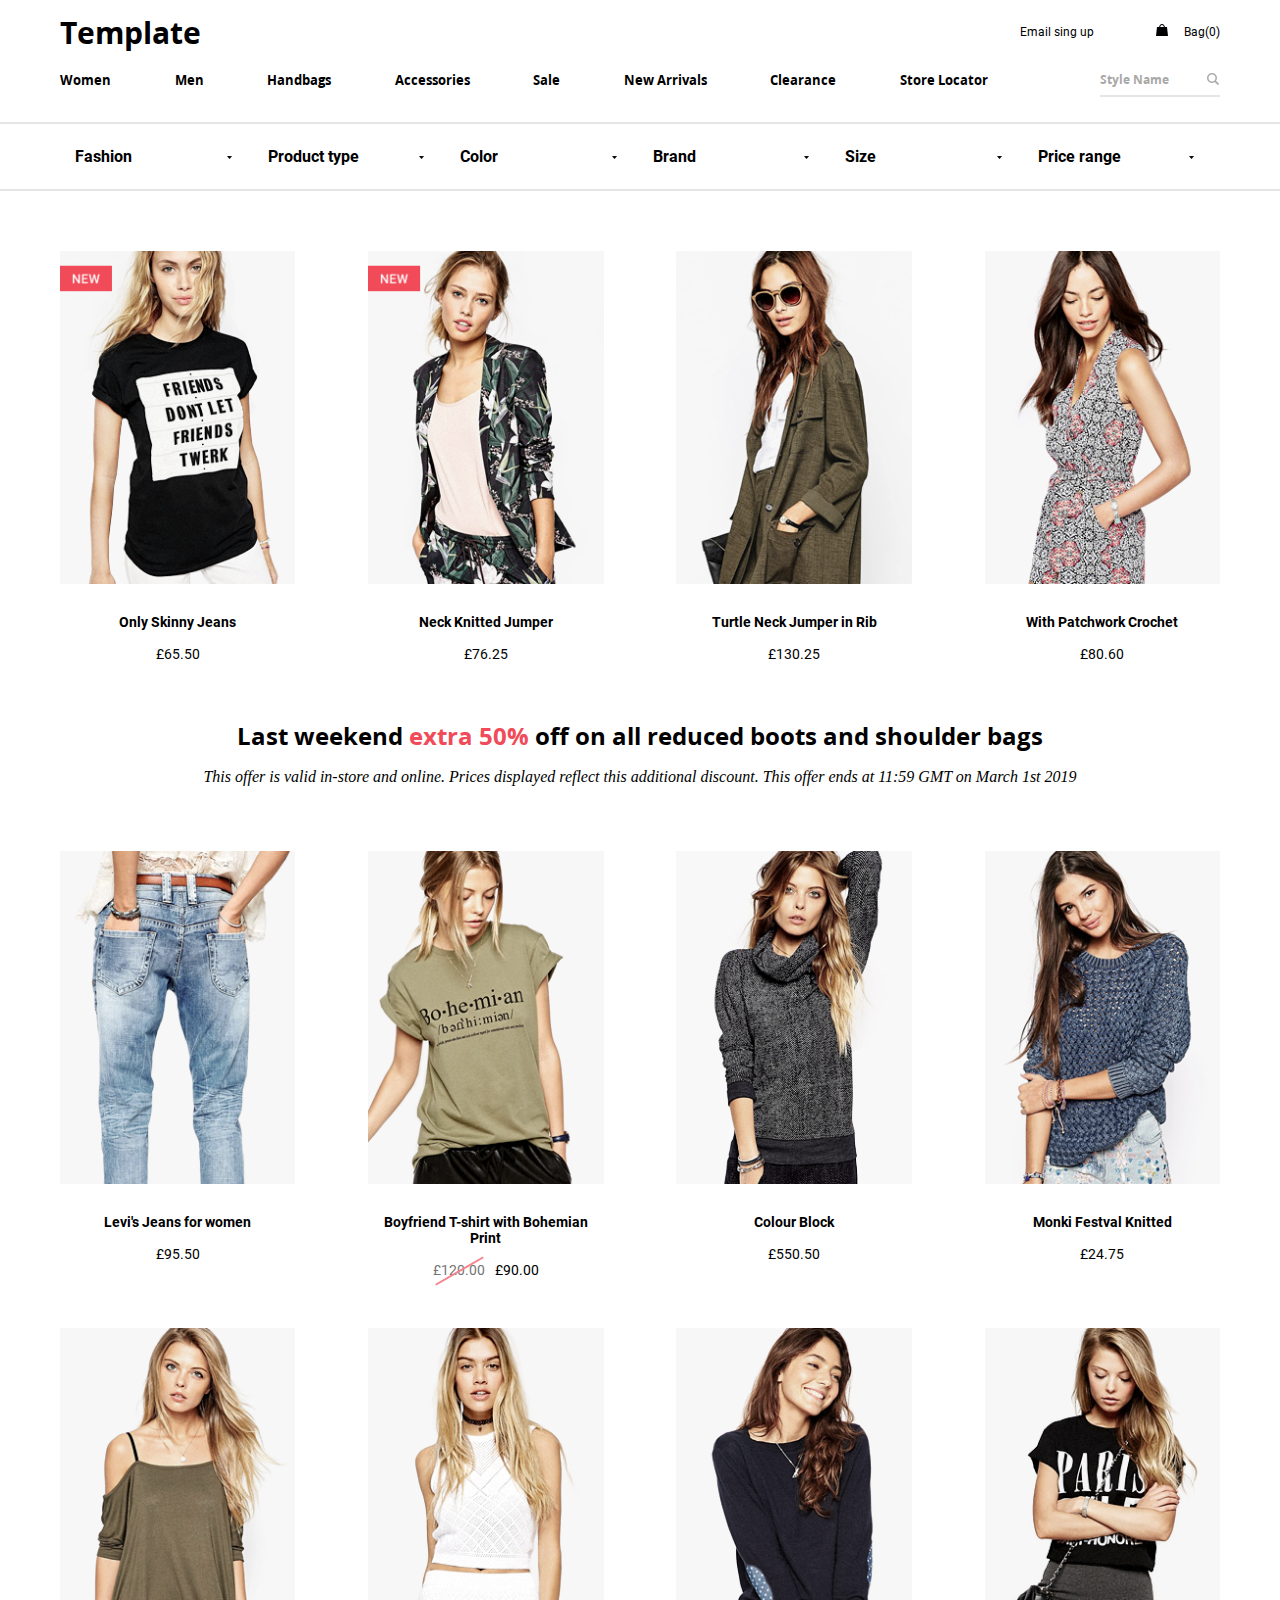
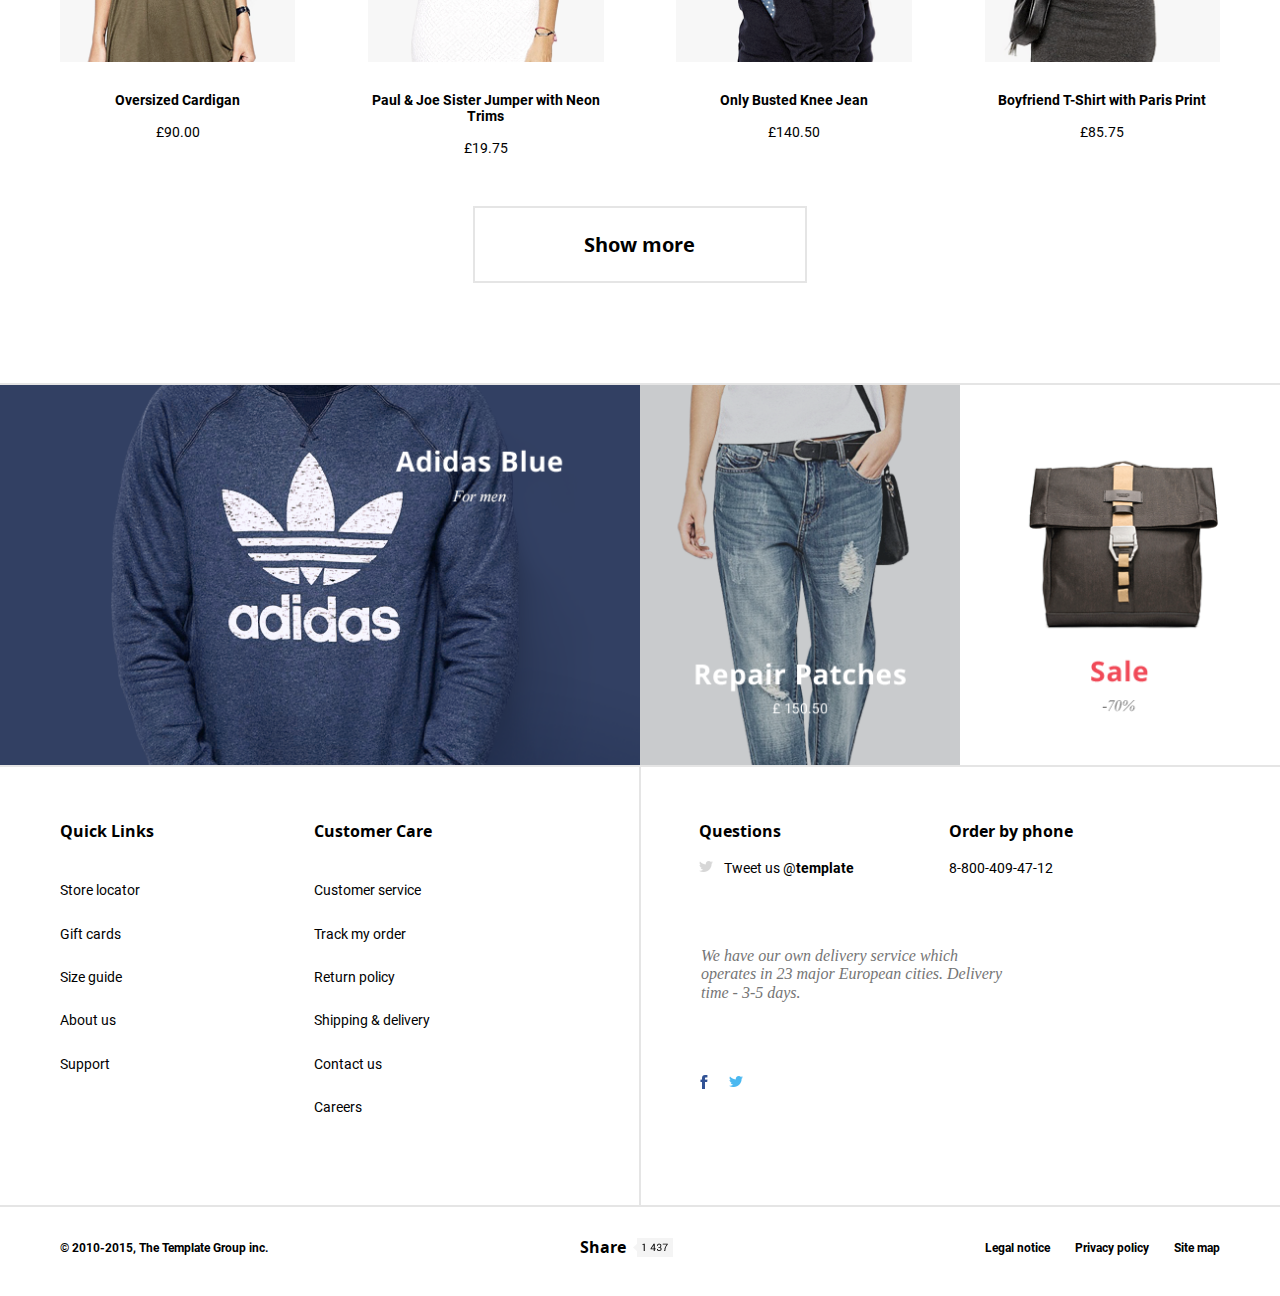
<file: catalog/catalog.html>
<!DOCTYPE html>
<html lang="en" dir="ltr">
<head>
  <meta charset="utf-8">
  <meta http-equiv="X-UA-Compatible" content="IE=edge,chrome=1">
  <meta name="viewport" content="width=device-width,initial-scale=1">
  <link rel="stylesheet" href="css/normalize.css">
  <link rel="stylesheet" href="css/style.css">
  <title>Catalog</title>
</head>
  <body>
    <div class="window-wrapper">
      <div class="content">
        <header class="page-header">
          <div class="page-header__wrapper container">
            <div class="logo-wrapper">
              <a class="page-header__logo" href="start.html">TL</a>
              <a class="page-header__logo page-header__logo-full" href="start.html">Template</a>
              <div class="page-header__user-area">
                <a class="page-header__sing-up" href="#">Email sing up</a>
                <a class="page-header__bag" href="#">Bag(0)</a>
                <button class="nav__toggle nav__toggle--closed" type="button"></button>
              </div>
            </div>
            <div class="nav nav--closed">
              <div class="nav__wrapper">
                <ul class="nav__list">
                  <li class="nav__item">
                    <a href="#">Women</a>
                  </li>
                  <li class="nav__item">
                    <a href="#">Men</a>
                  </li>
                  <li class="nav__item">
                    <a href="#">Handbags</a>
                  </li>
                  <li class="nav__item">
                    <a href="#">Accessories</a>
                  </li>
                  <li class="nav__item">
                    <a href="#">Sale</a>
                  </li>
                  <li class="nav__item">
                    <a href="#">New Arrivals</a>
                  </li>
                  <li class="nav__item">
                    <a href="#">Clearance</a>
                  </li>
                  <li class="nav__item">
                    <a href="#">Store Locator</a>
                  </li>
                </ul>
                <div class="nav__search nav__search--closed">
                  <div class="nav__search-icon-tablet">
                  </div>
                  <input type="text" class="nav__search-input nav__search-input--closed"  name="search" value="" placeholder="Style Name">
                </div>
              </div>
            </div>
          </div>
        </header>
        <main>
          <section class="filter">
            <div class="filter__wrapper">
              <div class="filter__line">
                <div class="line__wrapper container">
                  <ul class="filter__short">
                    <li class="short__item short__item--fashion">Fashion,</li>
                    <li class="short__item short__item--type">Product type,</li>
                    <li class="short__item short__item--color">Color,</li>
                    <li class="short__item short__item--brand">Brand,</li>
                    <li class="short__item short__item--size">Size,</li>
                    <li class="short__item short__item--price">Price range</li>
                  </ul>
                  <div class="filter__show" ></div>
                </div>
              </div>
              <div class="filter__lists">
                <div class="lists__wrapper ">
                  <div class="filter__list">
                    <p class="filter__title">Fashion</p>
                    <ul class="filter__scroll filter__scroll--fashion">
                      <li class="filter__item">Not selected</li>
                      <li class="filter__item">Nail the 90s</li>
                      <li class="filter__item">Casual style</li>
                      <li class="filter__item">New Look</li>
                      <li class="filter__item">Sport</li>
                      <li class="filter__item">Vintage</li>
                      <li class="filter__item">Classical style</li>
                    </ul>
                  </div>
                  <div class="filter__list">
                    <p class="filter__title">Product type</p>
                    <ul class="filter__scroll filter__scroll--type">
                      <li class="filter__item">Not selected</li>
                      <li class="filter__item">Coats & Jackets</li>
                      <li class="filter__item">Dresses</li>
                      <li class="filter__item">Jersey Tops</li>
                    </ul>
                  </div>
                  <div class="filter__list">
                    <p class="filter__title">Color</p>
                    <ul class="filter__scroll filter__scroll--color">
                      <li class="filter__item">Not selected</li>
                      <li class="filter__item">Black</li>
                      <li class="filter__item">Blue</li>
                      <li class="filter__item">Red</li>
                      <li class="filter__item">Green</li>
                      <li class="filter__item">Golden</li>
                    </ul>
                  </div>
                  <div class="filter__list">
                    <p class="filter__title">Brand</p>
                    <ul class="filter__scroll filter__scroll--brand">
                      <li class="filter__item">Not selected</li>
                      <li class="filter__item">Chi Chi London</li>
                      <li class="filter__item">Antipodium</li>
                      <li class="filter__item">Adidas</li>
                      <li class="filter__item">New Balanse</li>
                      <li class="filter__item">River Island</li>
                    </ul>
                  </div>
                  <div class="filter__list">
                    <p class="filter__title">Size</p>
                    <ul class="filter__scroll filter__scroll--size">
                      <li class="filter__item">Not selected</li>
                      <li class="filter__item">UK 2</li>
                      <li class="filter__item">UK 18</li>
                      <li class="filter__item">UK 18L</li>
                      <li class="filter__item">UK 20</li>
                      <li class="filter__item">UK 20L</li>
                      <li class="filter__item">UK 20S</li>
                      <li class="filter__item">UK 22S</li>
                      <li class="filter__item">UK 22</li>
                    </ul>
                  </div>
                  <div class="filter__list">
                    <p class="filter__title">Price range</p>
                    <ul class="filter__scroll filter__scroll--price">
                      <li class="filter__item">Not selected</li>
                      <li class="filter__item">To £99</li>
                      <li class="filter__item">£100-£299</li>
                      <li class="filter__item">From £300</li>
                    </ul>
                  </div>
                </div>
              </div>
            </div>
          </section>
          <section class="new-arrivals">
            <div class="new-arrivals__wrapper container">
              <div class="new-arrivals__items ">
                <div class="new-arrivals__item goods__item">
                  <a href="item.html" class="new-arrivals__src goods__src img--act">
                    <p class="view">View item</p>
                    <img class="new-arrivals__img goods__img" src="./img/friends.png" alt="">
                  </a>
                  <p class="new-arrivals__name goods__name">Only Skinny Jeans</p>
                  <p class="new-arrivals__price goods__price">£65.50</p>
                </div>
                <div class="new-arrivals__item goods__item">
                  <a href="item.html" class="new-arrivals__src goods__src img--act">
                    <p class="view">View item</p>
                    <img class="new-arrivals__img goods__img" src="./img/jumper.png" alt="">
                  </a>
                  <p class="new-arrivals__name goods__name">Neck Knitted Jumper</p>
                  <p class="new-arrivals__price goods__price">£76.25</p>
                </div>
                <div class="new-arrivals__item goods__item new-arrivals__item--third">
                  <a href="item.html" class="new-arrivals__src goods__src img--act">
                    <p class="view">View item</p>
                    <img class="new-arrivals__img goods__img" src="./img/turtle-neck.png" alt="">
                  </a>
                  <p class="new-arrivals__name goods__name">Turtle Neck Jumper in Rib</p>
                  <p class="new-arrivals__price goods__price">£130.25</p>
                </div>
                <div class="new-arrivals__item goods__item new-arrivals__item--fourth">
                  <a href="item.html" class="new-arrivals__src goods__src img--act">
                    <p class="view">View item</p>
                    <img class="new-arrivals__img goods__img" src="./img/patchwork-crochet.png" alt="">
                  </a>
                  <p class="new-arrivals__name goods__name">With Patchwork Crochet</p>
                  <p class="new-arrivals__price goods__price">£80.60</p>
                </div>
              </div>
            </div>
          </section>
          <div class="extra-price container">
            <p class="extra-price__title">Last weekend <b>extra 50%</b> off on all reduced boots and shoulder bags</p>
            <p class="extra-price__descr">This offer is valid in-store and online. Prices displayed reflect this
              additional discount. This offer ends at 11:59 GMT on March 1st 2019
            </p>
          </div>
          <section class="stock">
            <div class="stock__wrapper container">
              <div class="stock__items">
                <div class="stock__item goods__item stock__item--first">
                  <a href="item.html" class="stock__src goods__src img--act">
                    <p class="view">View item</p>
                    <img class="stock__img goods__img" src="./img/turtle-neck.png" alt="">
                  </a>
                  <p class="stock__name goods__name">Turtle Neck Jumper in Rib</p>
                  <p class="stock__price goods__price">£130.25</p>
                </div>
                <div class="stock__item goods__item stock__item--second">
                  <a href="item.html" class="stock__src goods__src img--act">
                    <p class="view">View item</p>
                    <img class="stock__img goods__img" src="./img/patchwork-crochet.png" alt="">
                  </a>
                  <p class="stock__name goods__name">With Patchwork Crochet</p>
                  <p class="stock__price goods__price">£80.60</p>
                </div>
                <div class="stock__item goods__item">
                  <a href="item.html" class="stock__src goods__src img--act">
                    <p class="view">View item</p>
                    <img class="stock__img goods__img" src="./img/levis-jeans.png" alt="">
                  </a>
                  <p class="stock__name goods__name">Levi's Jeans for women</p>
                  <p class="stock__price goods__price">£95.50</p>
                </div>
                <div class="stock__item goods__item">
                  <a href="item.html" class="stock__src goods__src img--act">
                    <p class="view">View item</p>
                    <img class="stock__img goods__img" src="./img/bohemian-print.png" alt="">
                  </a>
                  <p class="stock__name goods__name">Boyfriend T-shirt with Bohemian Print</p>
                  <p class="stock__price goods__price stock__price--disc"><span class="stock__old-price">£120.00</span>£90.00</p>
                </div>
                <div class="stock__item goods__item">
                  <a href="item.html" class="stock__src goods__src img--act">
                    <p class="view">View item</p>
                    <img class="stock__img goods__img" src="./img/colour-block.png" alt="">
                  </a>
                  <p class="stock__name goods__name">Colour Block</p>
                  <p class="stock__price goods__price">£550.50</p>
                </div>
                <div class="stock__item goods__item">
                  <a href="item.html" class="stock__src goods__src img--act">
                    <p class="view">View item</p>
                    <img class="stock__img goods__img" src="./img/monki-festival.png" alt="">
                  </a>
                  <p class="stock__name goods__name">Monki Festval Knitted</p>
                  <p class="stock__price goods__price">£24.75</p>
                </div>
                <div class="stock__item goods__item stock__item--tablet">
                  <a href="item.html" class="stock__src goods__src img--act">
                    <p class="view">View item</p>
                    <img class="stock__img goods__img" src="./img/cardigan.png" alt="">
                  </a>
                  <p class="stock__name goods__name">Oversized Cardigan</p>
                  <p class="stock__price goods__price">£90.00</p>
                </div>
                <div class="stock__item goods__item stock__item--tablet">
                  <a href="item.html" class="stock__src goods__src img--act">
                    <p class="view">View item</p>
                    <img class="stock__img goods__img" src="./img/jumper-trims.png" alt="">
                  </a>
                  <p class="stock__name goods__name">Paul & Joe Sister Jumper with Neon Trims</p>
                  <p class="stock__price goods__price">£19.75</p>
                </div>
                <div class="stock__item goods__item stock__item--tablet">
                  <a href="item.html" class="stock__src goods__src img--act">
                    <p class="view">View item</p>
                    <img class="stock__img goods__img" src="./img/knee-jean.png" alt="">
                  </a>
                  <p class="stock__name goods__name">Only Busted Knee Jean</p>
                  <p class="stock__price goods__price">£140.50</p>
                </div>
                <div class="stock__item goods__item stock__item--tablet">
                  <a href="item.html" class="stock__src goods__src img--act">
                    <p class="view">View item</p>
                    <img class="stock__img goods__img" src="./img/paris-print.png" alt="">
                  </a>
                  <p class="stock__name goods__name">Boyfriend T-Shirt with Paris Print</p>
                  <p class="stock__price goods__price">£85.75</p>
                </div>
              </div>
              <a class="button stock__more">Show more</a>
            </div>
          </section>
          <section class="promotion">
            <div class="promotion__adidas"><img src="img/adidas.png" alt=""></div>
            <div class="promotion__patches"><img src="img/repair-patches.png" alt=""></div>
            <div class="promotion__bag"><img src="img/bag-sale.png" alt=""></div>
          </section>
        </main>
      </div>
      <footer class="page-footer page-footer--down">
        <div class="page-footer__wrapper">
          <div class="separator">
            <div class="information">
              <div class="information__lists container">
                <div class="list-wrapper">
                  <p class="list__title information__title">Quick Links</p>
                  <ul class="information__list ">
                    <li class="information__item"><a href="#">Store locator</a></li>
                    <li class="information__item"><a href="#">Gift cards</a></li>
                    <li class="information__item"><a href="#">Size guide</a></li>
                    <li class="information__item"><a href="#">About us</a></li>
                    <li class="information__item"><a href="#">Support</a></li>
                  </ul>
                </div>
                <div class="list-wrapper list-wrapper--second">
                  <p class="list__title information__title">Customer Care</p>
                  <ul class="information__list">
                    <li class="information__item"><a href="#">Customer service</a></li>
                    <li class="information__item"><a href="#">Track my order</a></li>
                    <li class="information__item"><a href="#">Return policy</a></li>
                    <li class="information__item"><a href="#">Shipping & delivery</a></li>
                    <li class="information__item"><a href="#">Contact us</a></li>
                    <li class="information__item"><a href="#">Careers</a></li>
                  </ul>
                </div>
              </div>
              <div class="information__questions-and-phone container">
                <div class="information__questions">
                  <p class="information__title questions-and-phone__title">Questions</p>
                  <p class="information__text information__text--twit">Tweet us @<b>template</b></p>
                </div>
                <div class="information__phone">
                  <p class="information__title questions-and-phone__title">Order by phone</p>
                  <p class="information__text">8-800-409-47-12</p>
                </div>
                <p class="delivery">We have our own delivery service which
                  operates in 23 major European cities. Delivery time - 3-5 days.
                </p>
                <ul class="social-list social-list--main">
                  <li><a class="social-src social-src--fb" href="#"></a></li>
                  <li><a class="social-src social-src--tw" href="#"></a></li>
                </ul>
              </div>
              <div class="information__manual-mobile container">
                <ul>
                  <li><a class="information__text-small" href="#">Legal notice</a></li>
                  <li><a class="information__text-small" href="#">Privacy policy</a></li>
                  <li><a class="information__text-small" href="#">Site map</a></li>
                </ul>
                <ul class="social-list">
                  <li><a class="social-src social-src--fb" href="#"></a></li>
                  <li><a class="social-src social-src--tw" href="#"></a></li>
                </ul>
              </div>
            </div>
          </div>
          <div class="page-footer__line container">
            <p class="information__text-small line__text">&copy; 2010-2015, The Template Group inc.</p>
            <p class="information__title information__title--share">Share</p>
            <ul class="line__list">
              <li><a class="information__text-small" href="#">Legal notice</a></li>
              <li><a class="information__text-small" href="#">Privacy policy</a></li>
              <li><a class="information__text-small" href="#">Site map</a></li>
            </ul>
          </div>
        </div>
      </footer>
      <script type="text/javascript" src="./js/main.js"></script>
      <script type="text/javascript" src="./js/filter.js"></script>
    </div>
  </body>
</html>
</file>
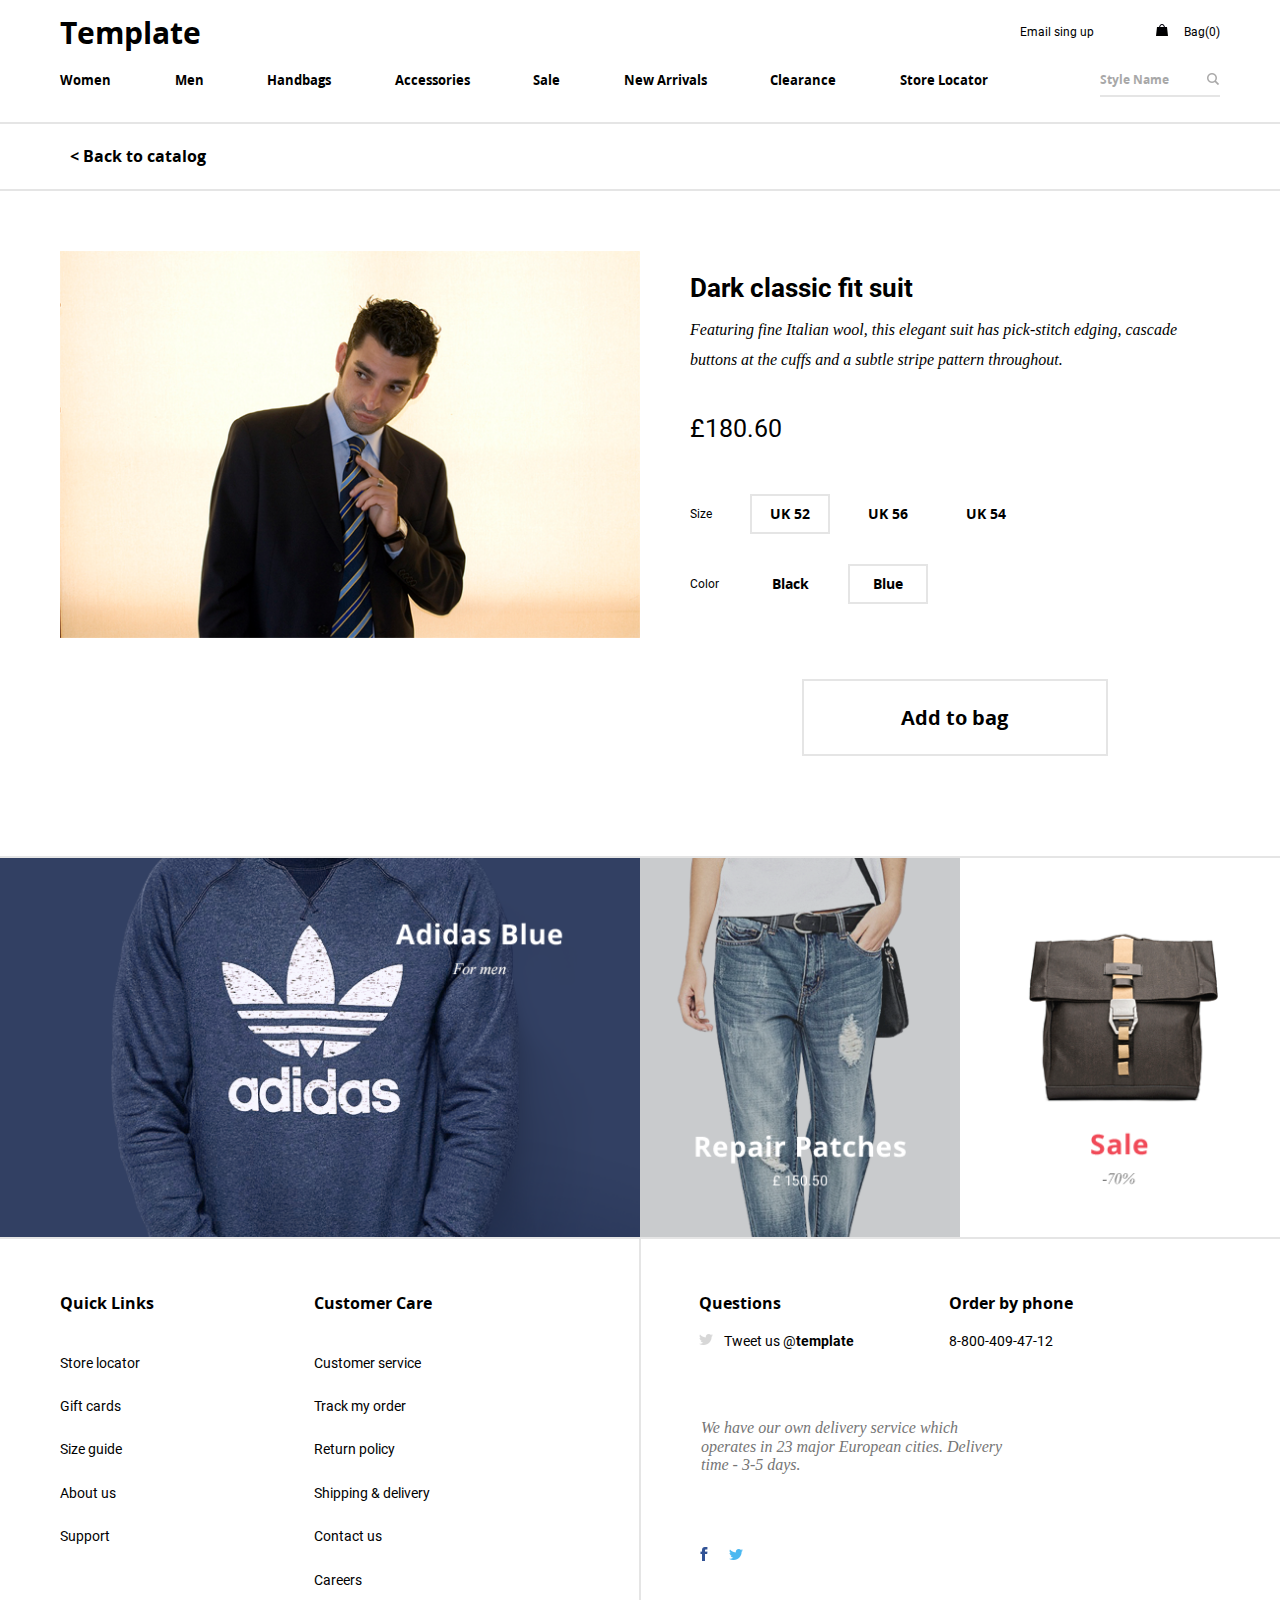
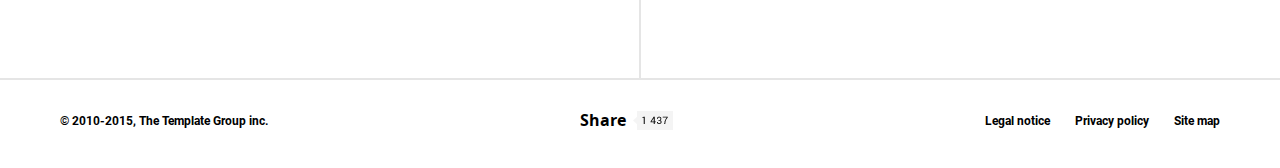
<file: catalog/item - Copy.html>
<!DOCTYPE html>
<html lang="en" dir="ltr">
<head>
  <meta charset="utf-8">
  <meta http-equiv="X-UA-Compatible" content="IE=edge,chrome=1">
  <meta name="viewport" content="width=device-width,initial-scale=1">
  <link rel="stylesheet" href="css/normalize.css">
  <link rel="stylesheet" href="css/style.css">
  <title>Item</title>
</head>
  <body>
    <div class="window-wrapper">
      <div class="content">
        <header class="page-header">
          <div class="page-header__wrapper container">
            <div class="logo-wrapper">
              <a class="page-header__logo" href="start.html">TL</a>
              <a class="page-header__logo page-header__logo-full" href="start.html">Template</a>
              <div class="page-header__user-area">
                <a class="page-header__sing-up" href="#">Email sing up</a>
                <a class="page-header__bag" href="#">Bag(0)</a>
                <button class="nav__toggle nav__toggle--closed" type="button"></button>
              </div>
            </div>
            <div class="nav nav--closed">
              <div class="nav__wrapper">
                <ul class="nav__list">
                  <li class="nav__item">
                    <a href="#">Women</a>
                  </li>
                  <li class="nav__item">
                    <a href="#">Men</a>
                  </li>
                  <li class="nav__item">
                    <a href="#">Handbags</a>
                  </li>
                  <li class="nav__item">
                    <a href="#">Accessories</a>
                  </li>
                  <li class="nav__item">
                    <a href="#">Sale</a>
                  </li>
                  <li class="nav__item">
                    <a href="#">New Arrivals</a>
                  </li>
                  <li class="nav__item">
                    <a href="#">Clearance</a>
                  </li>
                  <li class="nav__item">
                    <a href="#">Store Locator</a>
                  </li>
                </ul>
                <div class="nav__search nav__search--closed">
                  <div class="nav__search-icon-tablet">
                  </div>
                  <input type="text" class="nav__search-input nav__search-input--closed"  name="search" value="" placeholder="Style Name">
                </div>
              </div>
            </div>
          </div>
        </header>
        <main class="item-main">
          <div class="back-to-catalog nav-line">
            <div class="back-to-catalog__wrapper nav-line__wrapper container">
              <a class="back-to-catalog__text nav-line__text" href="catalog.html"><p >&lt; Back to catalog</p></a>
            </div>
          </div>
          <section class="item-dital">
            <div class="item-dital__wrapper container">
              <div class="item-dital__photos">
                <div class="item-dital__photo-full item-dital__photo-full--copy"><img src="img/full.png" alt=""></div>
              </div>
              <div class="item-dital__info">
                <p class="item-dital__name">Dark classic fit suit</p>
                <p class="item-dital__price">£180.60</p>
                <p class="item-dital__descr">Featuring fine Italian wool, this elegant suit
                  has pick-stitch edging, cascade buttons at the cuffs and a subtle stripe
                  pattern throughout.
                </p>
                <div class="item-dital__parameter">
                  <p class="parameter__title">Size</p>
                  <ul class="parameter__list--first parameter__list">
                    <li class="parameter__item parameter__item--active">UK 52</li>
                    <li class="parameter__item">UK 56</li>
                    <li class="parameter__item">UK 54</li>
                  </ul>
                </div>
                <div class="item-dital__parameter">
                  <p class="parameter__title">Color</p>
                  <ul class="parameter__list--second parameter__list">
                    <li class="parameter__item">Black</li>
                    <li class="parameter__item parameter__item--active">Blue</li>
                  </ul>
                </div>
                <a class="button item-dital__add" href="#">Add to bag</a>
              </div>
            </div>
          </section>
          <section class="promotion">
            <div class="promotion__adidas"><img src="img/adidas.png" alt=""></div>
            <div class="promotion__patches"><img src="img/repair-patches.png" alt=""></div>
            <div class="promotion__bag"><img src="img/bag-sale.png" alt=""></div>
          </section>
        </main>
      </div>
      <footer class="page-footer page-footer--down">
        <div class="page-footer__wrapper">
          <div class="separator">
            <div class="information">
              <div class="information__lists container">
                <div class="list-wrapper">
                  <p class="list__title information__title">Quick Links</p>
                  <ul class="information__list ">
                    <li class="information__item"><a href="#">Store locator</a></li>
                    <li class="information__item"><a href="#">Gift cards</a></li>
                    <li class="information__item"><a href="#">Size guide</a></li>
                    <li class="information__item"><a href="#">About us</a></li>
                    <li class="information__item"><a href="#">Support</a></li>
                  </ul>
                </div>
                <div class="list-wrapper list-wrapper--second">
                  <p class="list__title information__title">Customer Care</p>
                  <ul class="information__list">
                    <li class="information__item"><a href="#">Customer service</a></li>
                    <li class="information__item"><a href="#">Track my order</a></li>
                    <li class="information__item"><a href="#">Return policy</a></li>
                    <li class="information__item"><a href="#">Shipping & delivery</a></li>
                    <li class="information__item"><a href="#">Contact us</a></li>
                    <li class="information__item"><a href="#">Careers</a></li>
                  </ul>
                </div>
              </div>
              <div class="information__questions-and-phone container">
                <div class="information__questions">
                  <p class="information__title questions-and-phone__title">Questions</p>
                  <p class="information__text information__text--twit">Tweet us @<b>template</b></p>
                </div>
                <div class="information__phone">
                  <p class="information__title questions-and-phone__title">Order by phone</p>
                  <p class="information__text">8-800-409-47-12</p>
                </div>
                <p class="delivery">We have our own delivery service which
                  operates in 23 major European cities. Delivery time - 3-5 days.
                </p>
                <ul class="social-list social-list--main">
                  <li><a class="social-src social-src--fb" href="#"></a></li>
                  <li><a class="social-src social-src--tw" href="#"></a></li>
                </ul>
              </div>
              <div class="information__manual-mobile container">
                <ul>
                  <li><a class="information__text-small" href="#">Legal notice</a></li>
                  <li><a class="information__text-small" href="#">Privacy policy</a></li>
                  <li><a class="information__text-small" href="#">Site map</a></li>
                </ul>
                <ul class="social-list">
                  <li><a class="social-src social-src--fb" href="#"></a></li>
                  <li><a class="social-src social-src--tw" href="#"></a></li>
                </ul>
              </div>
            </div>
          </div>
          <div class="page-footer__line container">
            <p class="information__text-small line__text">&copy; 2010-2015, The Template Group inc.</p>
            <p class="information__title information__title--share">Share</p>
            <ul class="line__list">
              <li><a class="information__text-small" href="#">Legal notice</a></li>
              <li><a class="information__text-small" href="#">Privacy policy</a></li>
              <li><a class="information__text-small" href="#">Site map</a></li>
            </ul>
          </div>
        </div>
      </footer>
      <script type="text/javascript" src="./js/main.js"></script>
      <script type="text/javascript" src="./js/item.js"></script>
    </div>
  </body>
</html>
</file>
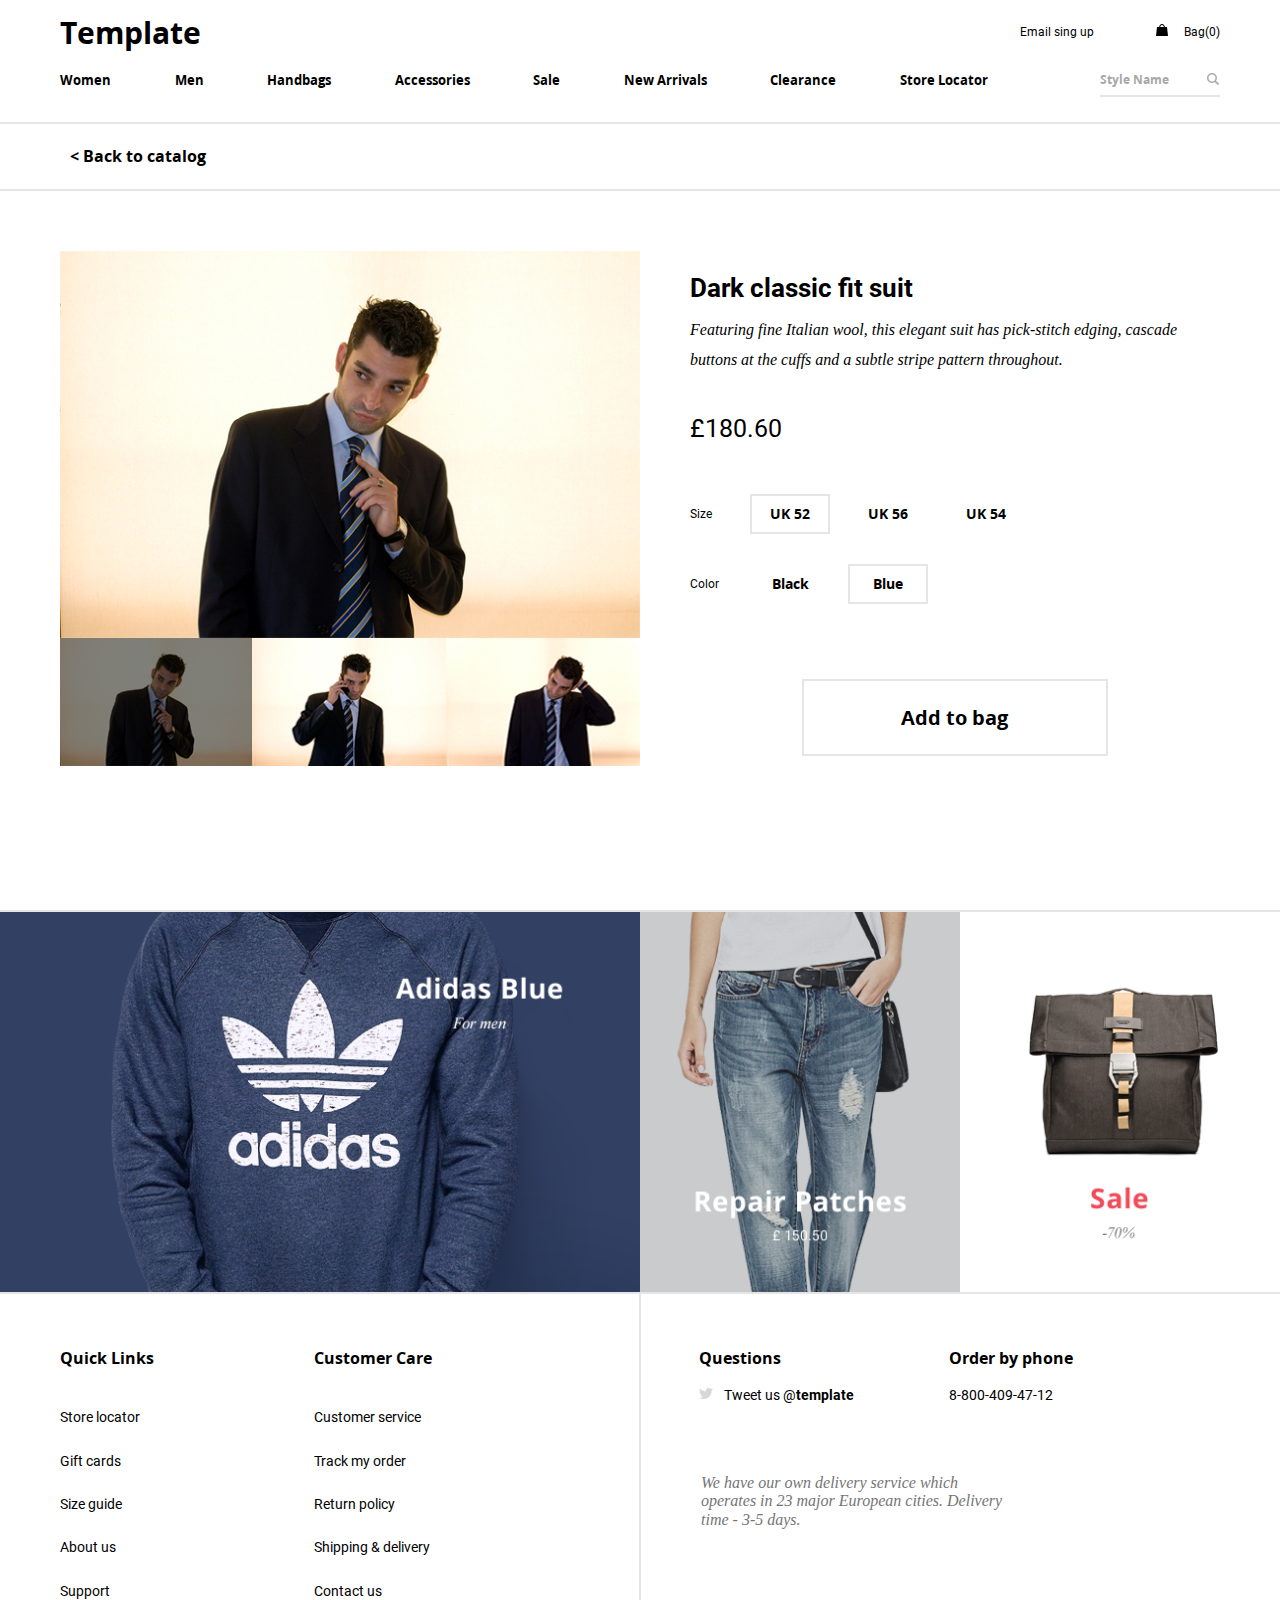
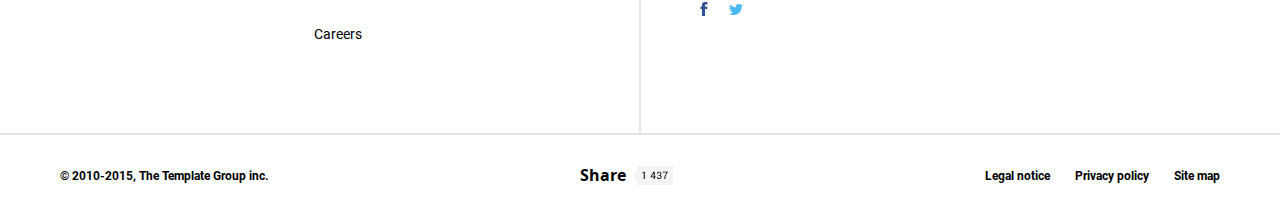
<file: catalog/item.html>
<!DOCTYPE html>
<html lang="en" dir="ltr">
<head>
  <meta charset="utf-8">
  <meta http-equiv="X-UA-Compatible" content="IE=edge,chrome=1">
  <meta name="viewport" content="width=device-width,initial-scale=1">
  <link rel="stylesheet" href="css/normalize.css">
  <link rel="stylesheet" href="css/style.css">
  <title>Item</title>
</head>
  <body>
    <div class="window-wrapper">
      <div class="content">
        <header class="page-header">
          <div class="page-header__wrapper container">
            <div class="logo-wrapper">
              <a class="page-header__logo" href="start.html">TL</a>
              <a class="page-header__logo page-header__logo-full" href="start.html">Template</a>
              <div class="page-header__user-area">
                <a class="page-header__sing-up" href="#">Email sing up</a>
                <a class="page-header__bag" href="#">Bag(0)</a>
                <button class="nav__toggle nav__toggle--closed" type="button"></button>
              </div>
            </div>
            <div class="nav nav--closed">
              <div class="nav__wrapper">
                <ul class="nav__list">
                  <li class="nav__item">
                    <a href="#">Women</a>
                  </li>
                  <li class="nav__item">
                    <a href="#">Men</a>
                  </li>
                  <li class="nav__item">
                    <a href="#">Handbags</a>
                  </li>
                  <li class="nav__item">
                    <a href="#">Accessories</a>
                  </li>
                  <li class="nav__item">
                    <a href="#">Sale</a>
                  </li>
                  <li class="nav__item">
                    <a href="#">New Arrivals</a>
                  </li>
                  <li class="nav__item">
                    <a href="#">Clearance</a>
                  </li>
                  <li class="nav__item">
                    <a href="#">Store Locator</a>
                  </li>
                </ul>
                <div class="nav__search nav__search--closed">
                  <div class="nav__search-icon-tablet">
                  </div>
                  <input type="text" class="nav__search-input nav__search-input--closed"  name="search" value="" placeholder="Style Name">
                </div>
              </div>
            </div>
          </div>
        </header>
        <main class="item-main">
          <div class="back-to-catalog nav-line">
            <div class="back-to-catalog__wrapper nav-line__wrapper container">
              <a class="back-to-catalog__text nav-line__text" href="catalog.html"><p >&lt; Back to catalog</p></a>
            </div>
          </div>
          <section class="item-dital">
            <div class="item-dital__wrapper container">
              <div class="item-dital__photos">
                <div class="item-dital__photo-full"><img src="img/full.png" alt=""></div>
                <div class="item-dital__thumbnails">
                  <div class="item-dital__thumbnail thumbnail--act"><img src="img/thumb_0.png" alt=""></div>
                  <div class="item-dital__thumbnail"><img src="img/thumb_2.png" alt=""></div>
                  <div class="item-dital__thumbnail"><img src="img/thumb_1.png" alt=""></div>
                </div>
              </div>
              <div class="item-dital__info">
                <p class="item-dital__name">Dark classic fit suit</p>
                <p class="item-dital__price">£180.60</p>
                <p class="item-dital__descr">Featuring fine Italian wool, this elegant suit
                  has pick-stitch edging, cascade buttons at the cuffs and a subtle stripe
                  pattern throughout.
                </p>
                <div class="item-dital__parameter">
                  <p class="parameter__title">Size</p>
                  <ul class="parameter__list--first parameter__list">
                    <li class="parameter__item parameter__item--active">UK 52</li>
                    <li class="parameter__item">UK 56</li>
                    <li class="parameter__item">UK 54</li>
                  </ul>
                </div>
                <div class="item-dital__parameter">
                  <p class="parameter__title">Color</p>
                  <ul class="parameter__list--second parameter__list">
                    <li class="parameter__item">Black</li>
                    <li class="parameter__item parameter__item--active">Blue</li>
                  </ul>
                </div>
                <a class="button item-dital__add" href="#">Add to bag</a>
              </div>
            </div>
          </section>
          <section class="promotion">
            <div class="promotion__adidas"><img src="img/adidas.png" alt=""></div>
            <div class="promotion__patches"><img src="img/repair-patches.png" alt=""></div>
            <div class="promotion__bag"><img src="img/bag-sale.png" alt=""></div>
          </section>
        </main>
      </div>
      <footer class="page-footer page-footer--down">
        <div class="page-footer__wrapper">
          <div class="separator">
            <div class="information">
              <div class="information__lists container">
                <div class="list-wrapper">
                  <p class="list__title information__title">Quick Links</p>
                  <ul class="information__list ">
                    <li class="information__item"><a href="#">Store locator</a></li>
                    <li class="information__item"><a href="#">Gift cards</a></li>
                    <li class="information__item"><a href="#">Size guide</a></li>
                    <li class="information__item"><a href="#">About us</a></li>
                    <li class="information__item"><a href="#">Support</a></li>
                  </ul>
                </div>
                <div class="list-wrapper list-wrapper--second">
                  <p class="list__title information__title">Customer Care</p>
                  <ul class="information__list">
                    <li class="information__item"><a href="#">Customer service</a></li>
                    <li class="information__item"><a href="#">Track my order</a></li>
                    <li class="information__item"><a href="#">Return policy</a></li>
                    <li class="information__item"><a href="#">Shipping & delivery</a></li>
                    <li class="information__item"><a href="#">Contact us</a></li>
                    <li class="information__item"><a href="#">Careers</a></li>
                  </ul>
                </div>
              </div>
              <div class="information__questions-and-phone container">
                <div class="information__questions">
                  <p class="information__title questions-and-phone__title">Questions</p>
                  <p class="information__text information__text--twit">Tweet us @<b>template</b></p>
                </div>
                <div class="information__phone">
                  <p class="information__title questions-and-phone__title">Order by phone</p>
                  <p class="information__text">8-800-409-47-12</p>
                </div>
                <p class="delivery">We have our own delivery service which
                  operates in 23 major European cities. Delivery time - 3-5 days.
                </p>
                <ul class="social-list social-list--main">
                  <li><a class="social-src social-src--fb" href="#"></a></li>
                  <li><a class="social-src social-src--tw" href="#"></a></li>
                </ul>
              </div>
              <div class="information__manual-mobile container">
                <ul>
                  <li><a class="information__text-small" href="#">Legal notice</a></li>
                  <li><a class="information__text-small" href="#">Privacy policy</a></li>
                  <li><a class="information__text-small" href="#">Site map</a></li>
                </ul>
                <ul class="social-list">
                  <li><a class="social-src social-src--fb" href="#"></a></li>
                  <li><a class="social-src social-src--tw" href="#"></a></li>
                </ul>
              </div>
            </div>
          </div>
          <div class="page-footer__line container">
            <p class="information__text-small line__text">&copy; 2010-2015, The Template Group inc.</p>
            <p class="information__title information__title--share">Share</p>
            <ul class="line__list">
              <li><a class="information__text-small" href="#">Legal notice</a></li>
              <li><a class="information__text-small" href="#">Privacy policy</a></li>
              <li><a class="information__text-small" href="#">Site map</a></li>
            </ul>
          </div>
        </div>
      </footer>
      <script type="text/javascript" src="./js/main.js"></script>
      <script type="text/javascript" src="./js/item.js"></script>
    </div>
  </body>
</html>
</file>
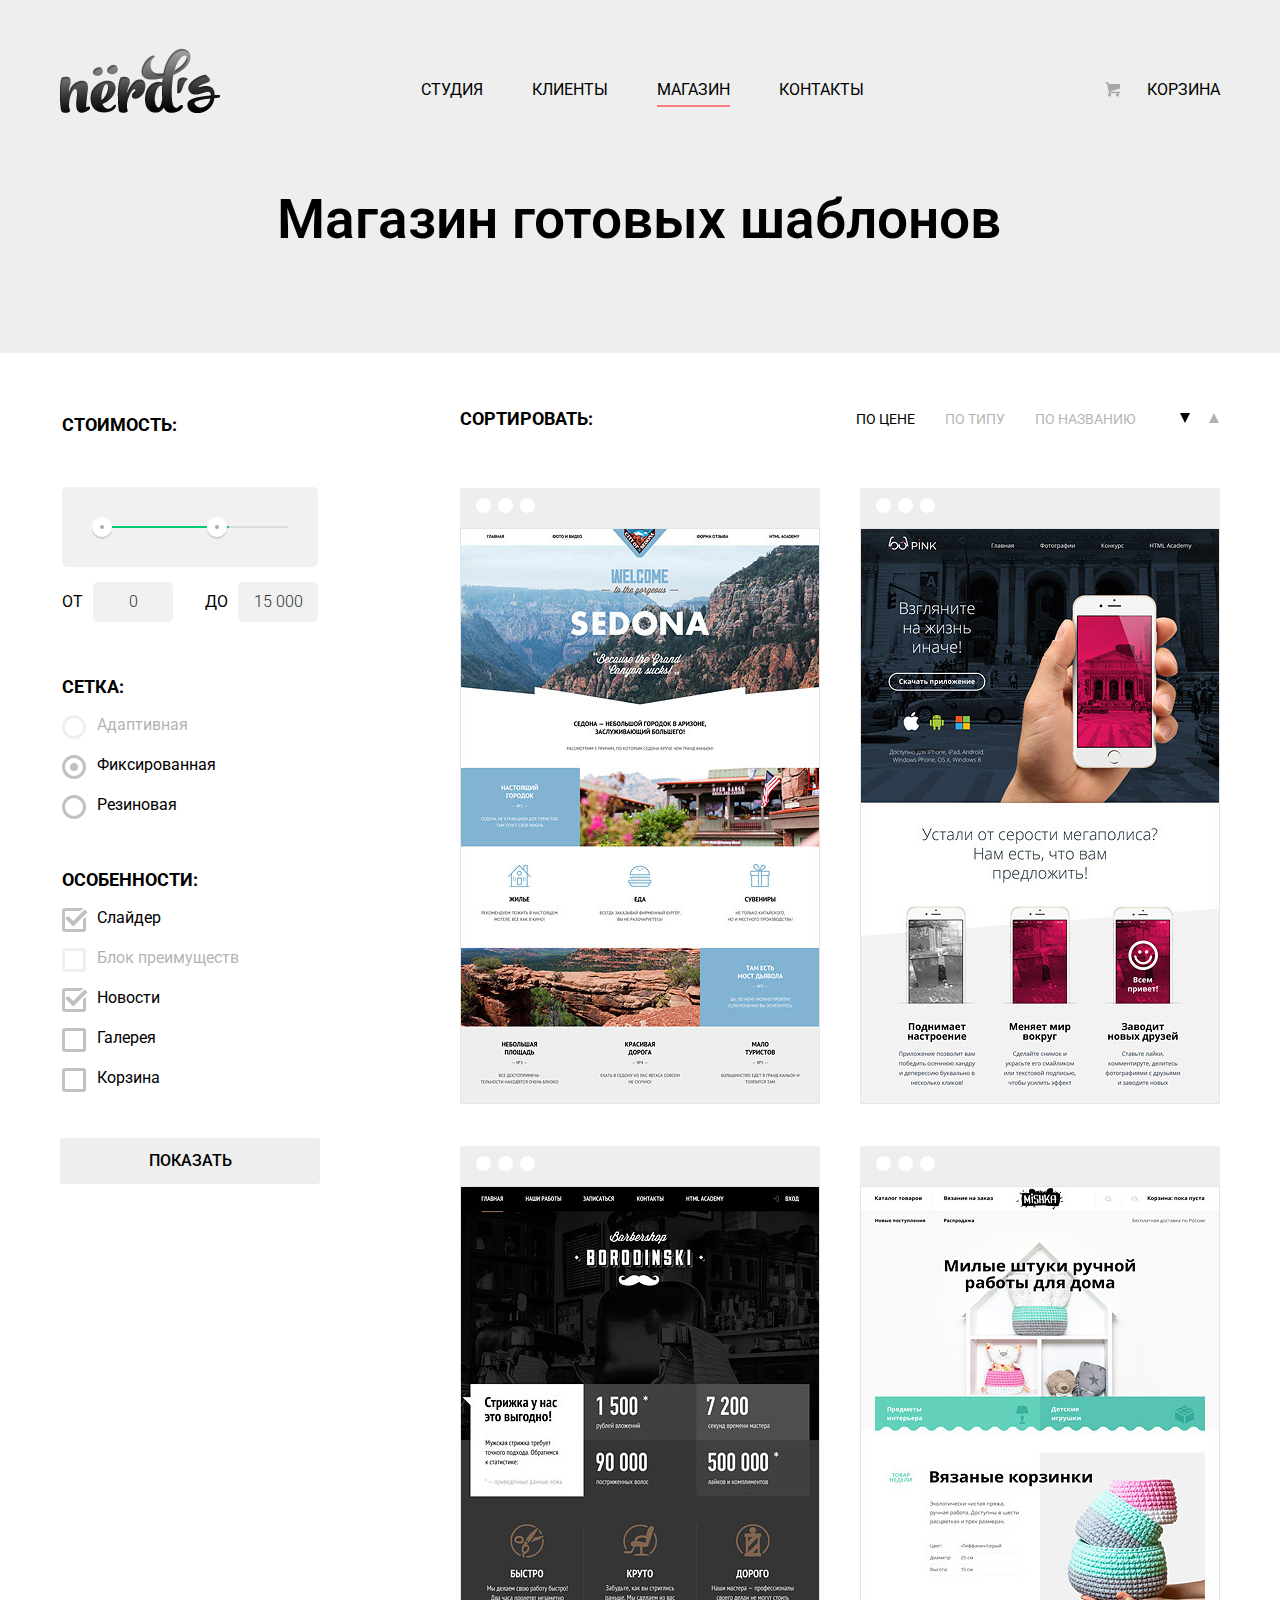
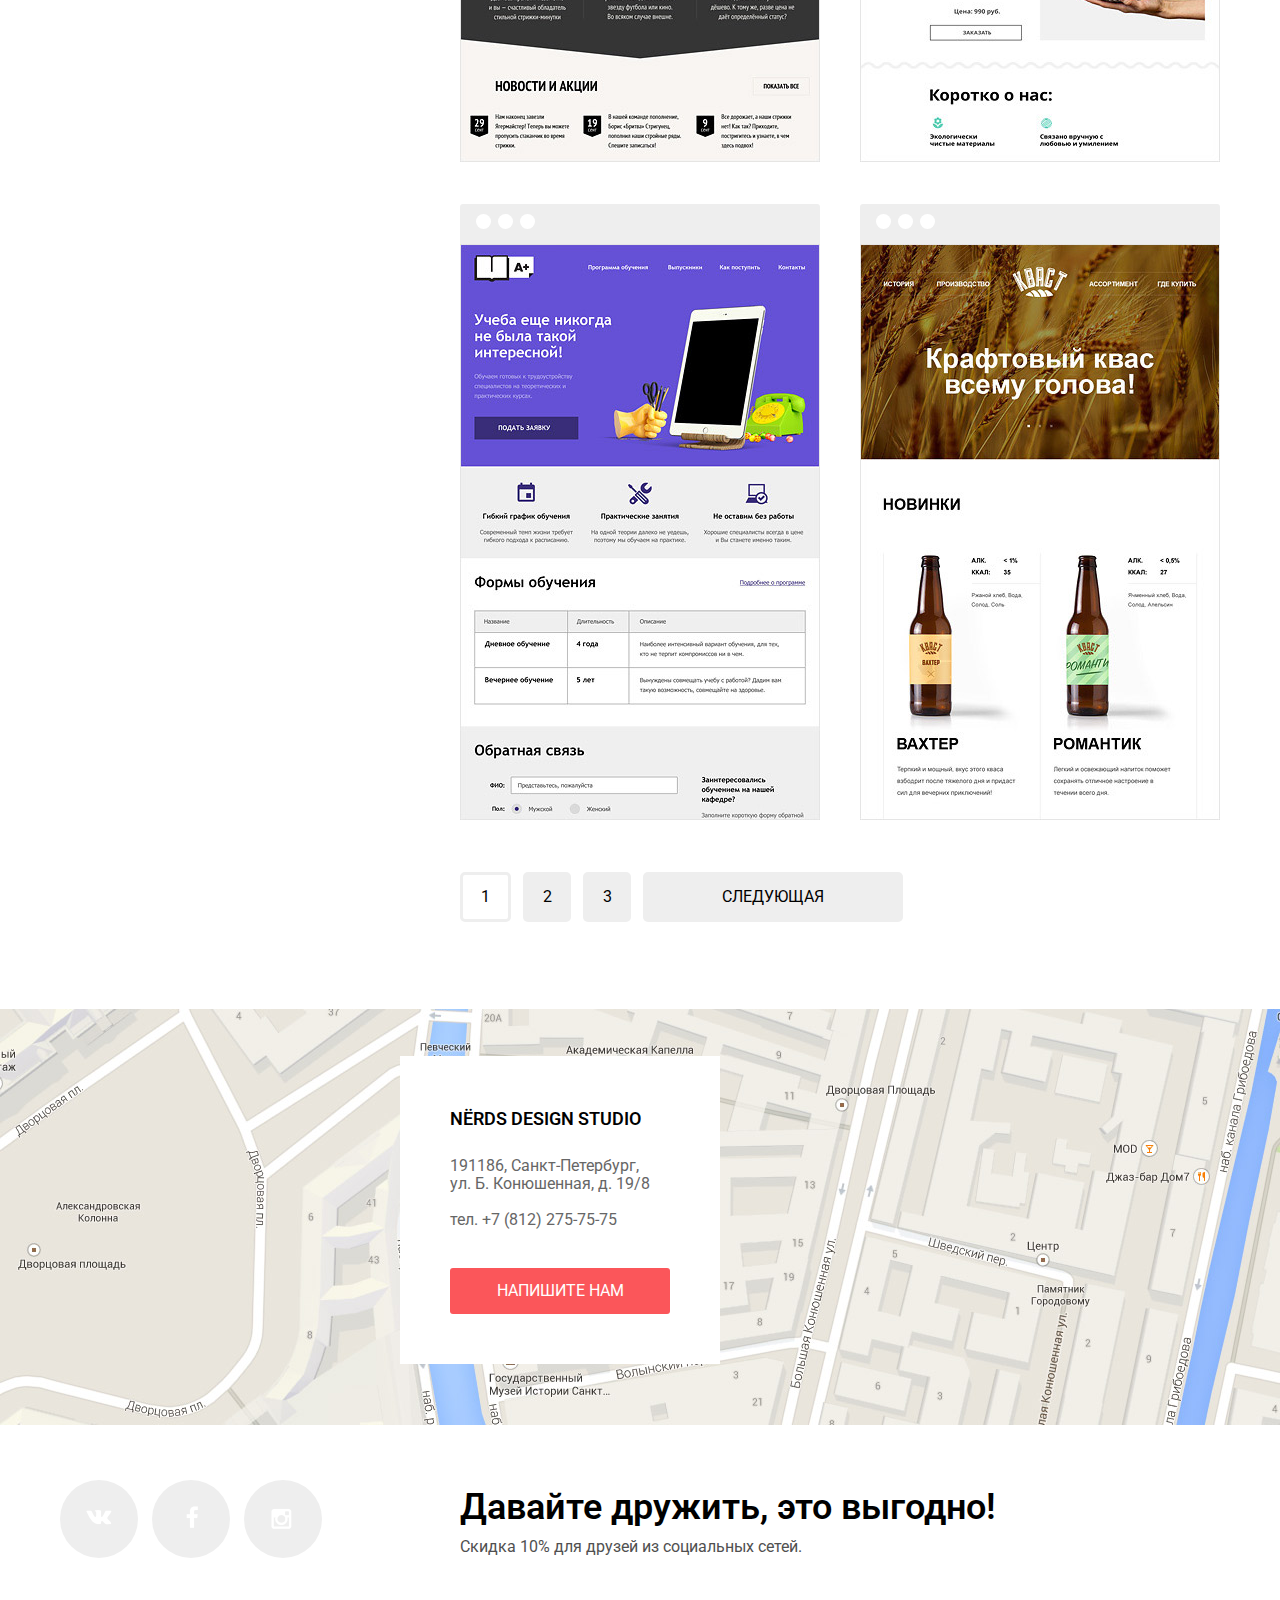
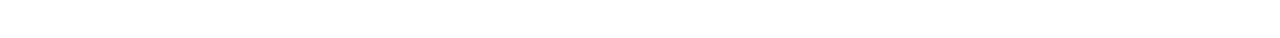
<file: shop/catalog.html>
<!DOCTYPE html>
<html lang="ru">
<head>
  <meta charset="utf-8">
  <title>Каталог</title>
  <link href="https://fonts.googleapis.com/css?family=Roboto:400,500&amp;subset=cyrillic" rel="stylesheet">
  <link rel="stylesheet" href="css/normalize.css" />
  <link href="css/style.min.css" type="text/css" rel="stylesheet" />
</head>
<body>
  <header class="main-header">
    <div class="container clearfix">
      <nav class="main-navigation">
        <div class="index-logo">
          <a  class="main-header-logo">
            <img src="img/logo.png" width="160" height="65" alt="Nerds-logo">
          </a>
        </div>
        <ul class="site-navigation">
          <li>
            <a href="index.html">Студия</a>
          </li>
          <li>
            <a href="#">Клиенты</a>
          </li>
          <li class="active">
            <a>Магазин</a>
          </li>
          <li>
            <a href="#">Контакты</a>
          </li>
        </ul>
      </nav>
      <div class="cart">
        <a class="cart-item" href="cart.html">Корзина</a>
      </div>
      <div class="inner-page-title">
        <h1>Магазин готовых шаблонов</h1>
      </div>
    </div>
  </header>
  <main class="container">
    <div class="inner-content clearfix">
      <form class="shop-filter" action="https://echo.htmlacademy.ru" method="get">
        <fieldset>
          <legend>Стоимость:</legend>
          <div class="price-filter">
            <div class="range-controls">
              <div class="scale"><div style="width:70%;" class="bar"></div></div>
              <div class="toggle min-toggle"></div>
              <div class="toggle max-toggle"></div>
            </div>
            <div class="price-controls">
              ОТ<input type="text" class="min-price" value="0">
              ДО<input type="text" class="max-price" value="15 000">
            </div>
          </div>
        </fieldset>
        <fieldset>
          <legend>Сетка:</legend>
          <label class="check-label disabled">
            <input type="radio" name="layout" value="adaptive"  disabled>
            <span class="check-indicator"></span>
            Адаптивная
          </label>
          <label class="check-label">
            <input type="radio" name="layout" value="fixed" checked>
            <span class="check-indicator"></span>
            Фиксированная
          </label>
          <label class="check-label">
            <input type="radio" name="layout" value="fluid">
            <span class="check-indicator"></span>
            Резиновая
          </label>
        </fieldset>
        <fieldset>
          <legend>Особенности:</legend>
          <label class="check-label">
            <input type="checkbox" name="slider" checked>
            <span class="check-indicator"></span>
            Слайдер
          </label>
          <label class="check-label disabled">
            <input type="checkbox" name="features"  disabled>
            <span class="check-indicator"></span>
            Блок преимуществ
          </label>
          <label class="check-label">
            <input type="checkbox" name="news" checked>
            <span class="check-indicator"></span>
            Новости
          </label>
          <label class="check-label">
            <input type="checkbox" name="gallery">
            <span class="check-indicator"></span>
            Галерея
          </label>
          <label class="check-label">
            <input type="checkbox" name="cart">
            <span class="check-indicator"></span>
            Корзина
          </label>
        </fieldset>
        <button class="btn form-btn" type="submit">Показать</button>
      </form>

      <div class="catalog">
        <div class="catalog-filer">
          <!-- <span>Сортировать:</span> -->
          <ul>
            <li><span>Сортировать:</span></li>
            <li class="curent"><a href="#">По цене</a></li>
            <li><a href="#">По типу</a></li>
            <li><a href="#">По названию</a></li>
            <li class="curent"><a href="#" title="По убыванию"><span class="sort descending"></span></a></li>
            <li><a href="#" title="По возрастанию"><span class="sort ascending"></span></a></li>
          </ul>
        </div>

        <article class="catalog-item">
          <div class="item-head">
            <div></div>
            <div></div>
            <div></div>
          </div>
          <img class="item-image" src="img/img-sedona.jpg" width="360" height="576" alt="" >
          <div class="item-description">
            <b>SEDONA</b>
            <p>Информационный сайт<br> для туристов.</p>
            <a class="btn price-btn" href="cart.html">14 000 р.</a>
          </div>
        </article>

        <article class="catalog-item">
          <div class="item-head">
            <div></div>
            <div></div>
            <div></div>
          </div>
          <img class="item-image" src="img/img-pink.jpg" width="360" height="576" alt="" >
          <div class="item-description">
            <b>PINK APP</b>
            <p>Продуктивный лендинг приложения<br> для IOS и Android</p>
            <a class="btn price-btn" href="cart.html">12 000 р.</a>
          </div>
        </article>

        <article class="catalog-item">
          <div class="item-head">
            <div></div>
            <div></div>
            <div></div>
          </div>
          <img class="item-image" src="img/img-barbershop.jpg" width="360" height="576" alt="">
          <div class="item-description">
            <b>BARBERSHOP</b>
            <p>Сайт залона красоты.<br> Для мужчин, да.</p>
            <a class="btn price-btn" href="cart.html">10 000 р.</a>
          </div>
        </article>

        <article class="catalog-item">
          <div class="item-head">
            <div></div>
            <div></div>
            <div></div>
          </div>
          <img class="item-image" src="img/img-mishka.jpg" width="360" height="576" alt="" >
          <div class="item-description">
            <b>MISHKA</b>
            <p>Интернет-магазин<br> вязаных игрушек.</p>
            <a class="btn price-btn" href="cart.html">8 000 р.</a>
          </div>
        </article>

        <article class="catalog-item">
          <div class="item-head">
            <div></div>
            <div></div>
            <div></div>
          </div>
          <img class="item-image" src="img/img-aplus.jpg" width="360" height="576" alt="" >
          <div class="item-description">
            <b>A PLUS</b>
            <p>Лендинг курсов повышения<br> квалификации.</p>
            <a class="btn price-btn" href="cart.html">8 000 р.</a>
          </div>
        </article>

        <article class="catalog-item">
          <div class="item-head">
            <div></div>
            <div></div>
            <div></div>
          </div>
          <img class="item-image" src="img/img-kvast.jpg" width="360" height="576" alt="" >
          <div class="item-description">
            <b>КВАСТ</b>
            <p>Промо-сайт производителя<br> крафтового кваса.</p>
            <a class="btn price-btn" href="cart.html">5 000 р.</a>
          </div>
        </article>

        <ul class="paginator">
          <li><span class="paginator-btn curent" href="#">1</apan></li>
          <li><a class="paginator-btn" href="#">2</a></li>
          <li><a class="paginator-btn" href="#">3</a></li>
          <li><a class="next-btn" href="#">Следующая</a></li>
        </ul>
      </div>
    </div>
  </main>
  <section class="contacts clearfix">
    <iframe src="https://www.google.com/maps/embed?pb=!1m18!1m12!1m3!1d1998.6036253003192!2d30.320858716180815!3d59.93871916905404!2m3!1f0!2f0!3f0!3m2!1i1024!2i768!4f13.1!3m3!1m2!1s0x4696310fca145cc1%3A0x42b32648d8238007!2z0JHQvtC70YzRiNCw0Y8g0JrQvtC90Y7RiNC10L3QvdCw0Y8g0YPQuy4sIDE5LzgsINCh0LDQvdC60YIt0J_QtdGC0LXRgNCx0YPRgNCzLCDQoNC-0YHRgdC40Y8sIDE5MTE4Ng!5e0!3m2!1sru!2sua!4v1536865325615" width="100%" height="425" frameborder="0" style="border:0" allowfullscreen></iframe>
    <div class="contact-form">
      <b class="contacts-tittle">Nёrds design studio</b>
      <p>191186, Санкт-Петербург,<br>
        ул. Б. Конюшенная, д. 19/8<br>
        <br>
        тел. +7 (812) 275-75-75
      </p>
      <a href="#" class="btn contact-btn">Напишите нам</a>
    </div>
  </section>
  <footer class="main-footer">
    <div class="container clearfix">
      <div class="footer-social">
        <ul class="footer-social-list">
          <li class="footer-social-item">
            <a class="vk" href="#"></a>
          </li>
          <li class="footer-social-item">
            <a class="fb" href="#"></a>
          </li>
          <li class="footer-social-item">
            <a class="inst" href="#"></a>
          </li>
        </ul>
      </div>
      <div class="footer-discount">
        <b>Давайте дружить, это выгодно!</b>
        <p>Скидка 10% для друзей из социальных сетей.</p>
      </div>
    </div>
  </footer>
  <div class="modal-overley"></div>
  <div class="modal-content">
    <button class="modal-content-close" type="button" title="Закрыть">Закрыть</button>
    <h2>Напишите нам</h2>
    <form class="feedback-form" action="" method="post" name="feedback">
      <label>
        Ваше имя:
        <br>
        <input type="text" name="username" placeholder="Представтесь, пожалуйста" >
      </label>
      <label>
        Ваш e-mail:
        <br>
        <input type="text" name="email" placeholder="Для отправки ответа" >
      </label>
      <label>
        Текст письма:
        <br>
        <textarea name="massage" rows="5" cols="50" placeholder="В свободной форме" ></textarea>
      </label>
      <button class="btn" type="submit">Отправить</button>
    </form>
  </div>
  <script src="js/script.js" type="text/javascript"></script>
</body>
</html>
</file>
<file: catalog/css/style.css>
@font-face {
  font-family: "Open-Sans";
  src: url("../fonts/opensans.woff2") format("woff2"), url("../fonts/opensans.woff") format("woff");
  font-weight: normal;
  font-style: normal;
}

@font-face {
  font-family: "Open-Sans";
  src: url("../fonts/opensansbold.woff2") format("woff2"), url("../fonts/opensansbold.woff") format("woff");
  font-weight: bold;
  font-style: normal;
}

@font-face {
  font-family: "Roboto";
  src: url("../fonts/Roboto-Regular.ttf") format("truetype");
  font-weight: normal;
  font-style: normal;
}

@font-face {
  font-family: "Roboto";
  src: url("../fonts/Roboto-Bold.ttf") format("truetype");
  font-weight: bold;
  font-style: normal;
}

p {
  margin: 0;
}
::placeholder {
  color: #a8a8a8;
  opacity: 1; /* Firefox */
}

:-ms-input-placeholder { /* Internet Explorer 10-11 */
 color: #a8a8a8;
}

::-ms-input-placeholder { /* Microsoft Edge */
 color: #a8a8a8;
}

.test {
  font-family: "Roboto";
}

html,
body {
  margin: 0;
  padding: 0;
  width: 100%;
  height: 100%;
}

body {
  min-width: 375px;
  font-family: "Open-Sans";
}

.container {
  /* box-sizing: border-box; */
  /* width: 375px; */
  margin: 0 auto;
  padding: 0 20px;
}

.page-header {
  border-bottom: 2px solid #e5e5e5;
}

.page-header__wrapper {
  position: relative;
}

.logo-wrapper {
  display: flex;
  justify-content: space-between;
  margin-right: 55px;
}

.page-header__logo {
  font-size: 24px;
  line-height: 65px;
  font-weight: bold;
  color: #000000;
  text-decoration: none;
}

.page-header__logo-full {
  display: none;
}

.page-header__sing-up {
  display: none;
}

.page-header__bag {
  position: relative;
  display: block;
  padding-left: 28px;
  font-family: "Roboto";
  font-size: 12px;
  line-height: 65px;
  color: #000000;
  text-decoration: none;
}

.page-header__bag::after {
  content: "";
  position: absolute;
  width: 12px;
  height: 12px;
  top: 24px;
  left: 0px;
  background: url("../img/bag-icon.png") no-repeat center center;
}

.nav__toggle {
  position: absolute;
  padding: 0;
  top: 25px;
  right: 20px;
  width: 15px;
  height: 14px;
  font-size: 0;
  border: none;
  box-shadow: 0 2px 0 0 #000000 inset, 0 6px 0 0 #ffffff inset, 0 8px 0 0 #000000 inset, 0 12px 0 0 #ffffff inset, 0 14px 0 0 #000000 inset;
  cursor: pointer;
}

.nav__toggle--opened {
  background-color: transparent;
  box-shadow: none;
}

.nav__toggle--opened::after,
.nav__toggle--opened::before {
  content: "";
  position: absolute;
  width: 15px;
  height: 2px;
  top: 7px;
  left: 0;
  background-color: #f14a58;
  transform: rotate(45deg);
}

.nav__toggle--opened::before {
  transform: rotate(-45deg);
}

.nav {
  position: relative;
}

.nav--closed {
  display: none;
}

.nav--opened {
  display: block;
}

.nav__wrapper {
  position: absolute;
  top: 2px;
  width: 100%;
  background-color: #ffffff;
  z-index: 30;
}

.nav__list {
  margin: 0;
  padding: 10px 0;
  list-style-type: none;
}

.nav__item a {
  display: block;
  width: 100%;
  font-size: 24px;
  line-height: 60px;
  font-weight: bold;
  color: #000000;
  text-decoration: none;
}

.nav__item:last-child {
  margin-bottom: 44px;
}

.nav__item a:hover {
  color: #f14a58;
}

.nav__search {
  position: relative;
  width: 167px;
}

.nav__search-input {
  box-sizing: border-box;
  width: 100%;
  padding: 8px 0;
  font-size: 12px;
  font-weight: bold;
  outline: none;
  border: none;
  border-bottom: 2px solid #e5e5e5;
}

.nav__search::after {
  content: "";
  position: absolute;
  width: 13px;
  height: 13px;
  top: 8px;
  right:  0px;
  background: url("../img/search-icon.png") no-repeat center center;
}

.banners {
  width: 100%;
  display: flex;
  border-bottom: 2px solid #e5e5e5;
}

.banners__item {
  width: 100%;
}

.banners__item--second {
  display: none;
}

.banners__src {
  display: block;
  width: 100%;
  padding-top: 59.2%;

}

.banners__src--first {
  background: url(../img/nike-red.png) no-repeat;
    -moz-background-size: 100%; /* Firefox 3.6+ */
    -webkit-background-size: 100%; /* Safari 3.1+ и Chrome 4.0+ */
    -o-background-size: 100%; /* Opera 9.6+ */
    background-size: 100%;
}

.banners__src--second {
  background: url(../img/caps-hats-sale.png) no-repeat;
    -moz-background-size: 100%; /* Firefox 3.6+ */
    -webkit-background-size: 100%; /* Safari 3.1+ и Chrome 4.0+ */
    -o-background-size: 100%; /* Opera 9.6+ */
    background-size: 100%;
}

.best-offer {
  border-bottom: 2px solid #e5e5e5;
}

.secondary-title {
  text-align: center;
  margin-top: 50px;
  margin-bottom: 12px;
  font-size: 26px;
}

.best-offer__description {
  margin-bottom: 100px;
  text-align: center;
  font-family: "Times New Roman";
  font-size: 14px;
  line-height: 30px;
  font-style: italic;
}

.best-offer__calc {
  margin-bottom: 30px;
}

 .best-offer__plus {

}

.best-offer__equals {
  display: none;
}

.symbol {
  margin-top: -100px;
  margin-bottom: 0px;
  font-family: "Roboto";
  font-size: 26px;
  font-weight: bold;
}

.best-offer__summands {
  display: flex;
  justify-content: space-between;
  align-items: center;
  margin-bottom: 60px;
}

.best-offer__summand {
  position: relative;
  /* width:47.1%; */
}

.best-offer__arrow-up {
  position: absolute;
  content: "";
  width: 24px;
  height: 14px;
  top: -45px;
  left: 50%;
  margin-left: -12px;
  cursor: pointer;
  background: url("../img/up-icon.png") no-repeat center center;
}

.best-offer__arrow-down {
  position: absolute;
  content: "";
  width: 24px;
  height: 14px;
  bottom:  -30px;
  left: 50%;
  margin-left: -12px;
  cursor: pointer;
  background: url("../img/down-icon.png") no-repeat center center;
}

.best-offer__total {
  text-align: center;
  font-family: "Roboto";
}

.best-offer__total--old {
  position: relative;
  margin-bottom: 0px;
  font-size: 18px;
  color: #757575;
}

.best-offer__total--old::after {
  position: absolute;
  content: "";
  width: 68px;
  height: 2px;
  top: 10px;
  left: 50%;
  margin-left: -34px;
  background-color: #f5838d;
  transform: rotate(-30deg);
}

.best-offer__total--new {
  position: relative;
  margin-top: 15px;
  margin-bottom: 0px;
  font-size: 26px;
  font-weight: bold;
}

.best-offer__total--new::before {
  position: absolute;
  content: "=";
  left: 50%;
  margin-left: -75px;

}

.goods__item {
  width: 47.1%;
}

.goods__src {
  display: block;
  line-height: 0;
  color: #000;
  text-decoration: none;
}

.goods__src:hover ~ .goods__name {
  color: #f14a58;
}

.goods__img {
  width: 100%;
}

.goods__name {
  margin-top: 30px;
  margin-bottom: 16px;
  text-align: center;
  font-family: "Roboto";
  font-size: 12px;
  font-weight: bold;
}

.goods__price {
  text-align: center;
  font-family: "Roboto";
  font-size: 12px;
}

.button {
  box-sizing: border-box;
  display: block;
  margin: 0 auto;
  padding: 25px 0;
  text-align: center;
  width: 65.7%;
  font-size: 20px;
  font-weight: bold;
  cursor: pointer;
  color: #000;
  text-decoration: none;
  border: 2px solid #e5e5e5;
}

.button:hover {
  color: #f14a58;
  border-color: #f14a58;
}

.best-offer__add {
  margin-bottom: 98px;
}

.new-arrivals {
  /* border-bottom: 2px solid #e5e5e5; */
}

.new-arrivals__title {
  margin-bottom: 70px;
}

.new-arrivals__items {
  display: flex;
  justify-content: space-between;
  margin-bottom: 58px;
}

/* .new-arrivals__item {
  width: 47.1%;
} */

.new-arrivals__item--third {
  display: none;
}

.new-arrivals__item--fourth {
  display: none;
}

.new-arrivals__all {
  margin-bottom: 99px;
}

.page-footer {
  border-top: 2px solid #e5e5e5;
}

.page-footer--down {
  position: absolute;
  left: 0;
  bottom: 0;
  width: 100%;
  height: 529px;
}

.page-footer__wrapper {
  padding-top: 35px;
}

.list-wrapper {
  margin-bottom: 35px;
}

.information__lists {
  display: flex;
  justify-content: space-between;
  border-bottom: 2px solid #e5e5e5;
}

.list-wrapper--second {
  box-sizing: border-box;
  width: 50%;
  padding-left: 20px;
}

.information__title {
  font-size: 14px;
  font-weight: bold;
}

.list__title {
  margin-bottom: 30px;
}

.information__list {
  padding-left: 0;
  list-style: none;

}

.information__item {
  margin-bottom: 25px;
}

.information__item a {

  font-family: "Roboto";
  font-size: 12px;
  color: #000;
  cursor: pointer;
  text-decoration: none;
}

.information__item a:hover {
  border-bottom: 1px solid;
}

.information__questions-and-phone {
  display: flex;
  border-bottom: 2px solid #e5e5e5;
}

.questions-and-phone__title {
  margin-bottom: 16px;
}

.information__questions {
  padding-top: 25px;
  width: 50%;
  padding-bottom: 30px;
}

.information__phone {
  box-sizing: border-box;
  padding-top: 25px;
  padding-left: 18px;
  width: 50%;
  border-left: 2px solid #e5e5e5;
}

.information__text {
  font-family: "Roboto";
  font-size: 12px;
}

.information__text--twit {
  position: relative;
  padding-left: 25px;
}

.information__text--twit::after {
  position: absolute;
  content: "";
  width: 14px;
  height: 11px;
  top: 1px;
  left: 0;
  background: url("../img/twi-grey.png") no-repeat center center;
}

.information__manual-mobile {
  display: flex;
  justify-content: space-between;
  border-bottom: 2px solid #e5e5e5;
}

.information__manual-mobile ul {
  display: flex;
  margin-top: 25px;
  margin-bottom: 25px;
  padding-left: 0px;
  list-style: none;

}

.information__text-small {
  margin-right: 15px;
  font-family: "Roboto";
  font-size: 10px;
  color: #000;
  text-decoration: none;
}

.social-list {
  display: flex;
  margin-top: 20px;
  list-style: none;
}

.social-list--main {
  display: none;
}

.social-list li:first-child  {
  margin-right: 17px;
}

.social-src {
  display: block;
  width: 15px;
  height: 15px;

}

.social-src--fb {
  background: url("../img/fb.png") no-repeat center center;
}

.social-src--tw {
  background: url("../img/twi.png") no-repeat center center;
}

.page-footer__line {
  display: flex;
  justify-content: space-between;

}

.information__title--share {
  position: relative;
  margin: 22px 0;
  padding-right: 47px;
}

.information__title--share::after {
  position: absolute;
  content: "";
  width: 40px;
  height: 19px;
  top: 0px;
  right: 0;
  background: url("../img/shared.png") no-repeat center center;
}

.line__text {
  margin: 26px 0;
}

.line__list {
  display: none;
}

.delivery {
  display: none;
}

.window-wrapper {
  position: relative;
	min-height: 100%;
}

.content {
  padding-bottom: 529px;
}

.nav-line {
  border-bottom: 2px solid #e5e5e5;
}

.nav-line__text {
  display: block;
  padding-left: 10px;
  width: 140px;
  font-size: 12px;
  line-height: 65px;
  text-decoration: none;
  font-weight: bold;
  color: #000;
}

.item-dital__wrapper {
  margin-bottom: 100px;
}

.item-dital__photos {
  margin-top: 14px;
  margin-bottom: 44px;
}

.item-dital__photo-full {
  line-height: 0;
}

.item-dital__photo-full img {
  width: 100%;
  height: auto;
}

.item-dital__thumbnails {
  display: flex;
  line-height: 0;
}

.item-dital__thumbnail {
  position: relative;
  width: 33.3%;
  line-height: 0;
}

.item-dital__thumbnail img {
  width: 100%;
  height: auto;
}

.thumbnail--act::after {
    content: '';
    position: absolute;
    top: 0;
    left: 0;
    right: 0;
    bottom: 0;
    background: rgba(0,0,0,.5);
    opacity: 1;
}

.item-dital__name {
  margin-bottom: 21px;
  text-align: center;
  font-family: "Roboto";
  font-size: 20px;
  line-height: 34px;
  font-weight: bold;
}

.item-dital__price {
  margin-bottom: 21px;
  text-align: center;
  font-family: "Roboto";
  font-size: 18px;
}

.item-dital__descr {
  margin-bottom: 26px;
  text-align: center;
  font-family: "Time New Roman";
  font-size: 14px;
  line-height: 30px;
  font-style: italic;
}

.item-dital__parameter {
  display: flex;
  align-items: center;
  margin-bottom: 30px;
}

.item-dital__parameter:last-of-type {
  margin-bottom: 75px;
}

.parameter__list {
  display: flex;
  margin: 0;
  padding: 0;
  list-style: none;
}

.parameter__title {
  margin-right: 25px;
  min-width: 35px;
  font-family: "Roboto";
  font-size: 12px;
  line-height: 32px;
}

.parameter__item {
  box-sizing: border-box;
  margin-right: 18px;
  padding: 10px 0px;
  text-align: center;
  width: 80px;
  font-size: 14px;
  font-weight: bold;
  cursor: pointer;
  border: 2px solid transparent;
}

.parameter__item--active {
  border: 2px solid #e5e5e5;
}

.parameter__item:last-child {
  margin-right: 0;
}

.promotion__adidas {
  line-height: 0;
}

.promotion__adidas img {
  width: 100%;
  height: 100%;
}

.promotion__patches {
  display: none;
  line-height: 0;
}

.promotion__patches img {
  width: 100%;
}

.promotion__bag {
  display: none;
}

.promotion__bag img {
  width: 100%;
}

.bag-list__wrapper {
  display: flex;
  flex-direction: column;
  margin-top: 15px;
}

.bag-list__item {
  display: flex;
  margin-bottom: 43px;
}

.bag-list__img {
  width: 47.6%;
  line-height: 0;
}

.bag-list__img img {
  width: 100%;
}

.bag-list__info {
  margin-left: 22px;
  padding-top: 10px;
  width: 110px;
}

.bag-list__name {
  margin-bottom: 11px;
  font-family: "Roboto";
  font-size: 12px;
  line-height: 20px;
  font-weight: bold;
}

.bag-list__price {
  margin-bottom: 27px;
  font-family: "Roboto";
  font-size: 14px;
  font-weight: bold;
}

.bag-list__param {
  font-family: "Roboto";
  font-size: 10px;
  line-height: 20px;
}

.bag-list__param:nth-child(5){
  margin-bottom: 29px;
}

.bag-list__number {
  position: relative;
  margin-left: 4px;
  margin-right: 4px;
}

.bag-list__minus {
  display: inline-block;
  width: 8px;
  height: 8px;
  cursor: pointer;
  background: url("../img/minus.png") no-repeat center 50%;
}

.bag-list__plus {
  display: inline-block;
  width: 8px;
  height: 8px;
  cursor: pointer;
  background: url("../img/plus.png") no-repeat center center;
}

.bag-list__remove {
  font-size: 11px;
  color: #f14a58;
  cursor: pointer;
}

.bag-list__title {
  margin-bottom: 50px;
}

.view {
  position: absolute;
  display: none;
  top: 50%;
  left: 50%;
  margin-left:-50px;
  font-size: 22px;
  font-weight: bold;
  text-decoration: none;
  color: #f14a58;
  z-index: 50;
}

.img--act {
  position: relative;
}

.img--act::after {
  content: '';
  position: absolute;
  top: 0;
  left: 0;
  right: 0;
  bottom: 0;
  background: rgba(0,0,0,.5);
  opacity: 0;
}

.img--act:hover::after {
  opacity: 1;
}

.img--act:hover .view  {
  display: block;
}

.img--act:hover ~ .bag-list__info .bag-list__name {
  color: #f14a58;
}

.order-code {
  border-top: 2px solid #e5e5e5;
}

.order-code__wrapper {
  padding: 11px 20px;
  text-align: center;
  background-color: #f7f7f7;

}

.order-code__text {
  font-size: 10px;
  line-height: 16px;
  font-weight: bold;
}

.order-code__text em {
  font-style: normal;
  color: #f14a58;
}

.summary {
  display: flex;
  flex-direction: column;
  margin-top: 15px;
  margin-bottom: 98px;
  text-align: center;
}

.summary__empty {
  order: 2;
  font-family: "Roboto";
  font-weight: bold;
  font-size: 10px;
  cursor: pointer;
}

.button-and-sum {
  display: flex;
  flex-direction: column;
}

.summary__total {
  order: -1;
  text-align: center;
}

.summary__discount {
  margin-bottom: 13px;
  font-family: "Roboto";
  font-size: 12px;
  color: #f14a58;
}

.summary__price {
  margin-bottom: 17px;
  font-family: "Roboto";
  font-size: 16px;
  font-weight: bold;
}

.summary__checkout {
  margin-bottom: 15px;
}

.filter {
  margin-bottom: 20px;
}

.filter__wrapper {
  position: relative;
}

.filter__line {
  border-bottom: 2px solid #e5e5e5;
}

.line__wrapper {
  display: flex;
}

.filter__short {
  display: flex;
  margin: 0;
  padding: 18px 0;
  padding-left: 10px;
  width: 88%;
  max-width: 350px;
  list-style: none;
  overflow: hidden;
}

.short__item {
  margin-right: 3px;
  white-space: nowrap;
  font-size: 13px;
  font-weight: bold;

}

.filter__show {
  display: block;
  width: 25px;
  height: 50px;
  cursor: pointer;
  background: url("../img/filter-icon.png") no-repeat center center;
  -webkit-box-shadow: -10px 0px 3px 0px rgba(255,255,255,0.7);
      box-shadow: -10px 0px 3px 0px rgba(255,255,255,0.7);
}

.filter__lists {
  position: relative;
}

.lists__wrapper {
  box-sizing: border-box;
  position: absolute;
  display: none;
  flex-wrap: wrap;
  padding: 35px 20px;
  width: 100%;
  max-width: inherit;
  background-color: white;
  z-index: 5;
}

.filter__list {
  width: 50%;
  margin-bottom: 24px;
}

.filter__scroll {
  margin-top: 20px;
  padding-left: 13px;
  padding-inline-start: 20px;
}

.filter__item {
  padding-left: 10px;
  margin-bottom: 16px;
  font-size: 14px;
  font-weight: bold;
  cursor: pointer;
  color: #a8a8a8;
}

.filter--not-selected {
  color: #000;
}

.filter--selected {
  color: #f14a58;
}

.filter__title {
  font-family: "Roboto";
  font-size: 16px;
  font-weight: bold;
}

.extra-price {
  text-align: center;
}

.extra-price__title {
  margin-bottom: 12px;
  font-size: 18px;
  line-height: 30px;
  font-weight: bold;
}

.extra-price__title b {
  color: #f14a58;
}

.extra-price__descr {
  margin-bottom: 60px;
  font-family: "Times New Roman";
  font-size: 14px;
  line-height: 28px;
  font-style: italic;
}

.stock__items {
  display: flex;
  flex-wrap: wrap;
  justify-content: space-between;
}

.stock__item {
  margin-bottom: 50px;
}

.stock__item--tablet {
  display: none;
}

.stock__more {
  margin-bottom: 100px;
}

.stock__old-price {
  position: relative;
  margin-right: 10px;
  color: #757575;
}

.stock__old-price::after {
  position: absolute;
  content: "";
  width: 48px;
  height: 2px;
  top: 6px;
  left: 50%;
  margin-left: -25px;
  background-color: #f5838d;
  transform: rotate(-30deg);
}

@media (min-width: 768px) {

  .container {
    /* width: 768px; */
    padding: 0 40px;
  }

  .logo-wrapper {
    margin-right: 0;
  }

  .page-header__logo {
    display:none;
  }

  .page-header__logo-full {
    display: block;
    font-size: 26px;
  }

  .page-header__user-area {
    display: flex;
    justify-content: space-between;
    min-width:200px;
  }

  .page-header__bag {
    margin-left: 15px;
  }

  .page-header__sing-up {
    display: block;
    font-family: "Roboto";
    font-size: 12px;
    line-height: 65px;
    color: #000000;
    text-decoration: none;
  }

  .nav__wrapper {
    position: relative;
    display: flex;
    justify-content: space-between;
    width: 100%;
    top: 0;
    margin-bottom: 25px;
  }

  .nav {
    display: block;
  }

  .nav__list {
    display: flex;
    justify-content: space-between;
    width: 90.7%;
    padding: 0;
  }

  .nav__item:last-child {
    margin-bottom: 0px;
  }

  .nav__item a {
    font-size: 12px;
    line-height: 14px;
    padding: 8px 0;
  }

  .nav__toggle {
    display: none;
  }

  .nav__search {
    position: absolute;
    right: 0;
    -webkit-box-shadow: 0px 0px 5px 20px rgba(255,255,255,1);
        box-shadow: 0px 0px 5px 20px rgba(255,255,255,1);
  }

  .nav__search--closed {
    width: 13px;
  }

  .nav__search--opened {
    width: 38%;
  }

  .nav__search-input {
    width: 100%;
  }

  .nav__search-input--closed {
    display: none;
  }

  .nav__search-input--opened {
    display: block;
  }

  .nav__search::after{
    /* top: 8px;
    right: 0px;
    cursor: pointer; */
    display: none;
  }

  .nav__search-icon-tablet{
    width: 13px;
    height:13px;
    margin-top: 8px;
    background: url("../img/search-icon.png") no-repeat center center;
    cursor: pointer;
  }

  .nav__search-icon-tablet--closed {
    display: block;
  }

  .nav__search-icon-tablet--opened {
    display: none;
  }

  .banners__item {
    width: 50%;
  }

  .banners__item--second {
    display: block;
  }

  .secondary-title {
    margin-top: 90px;
    font-size: 40px;
  }

  .best-offer__description {
    font-size: 16px;
  }

  .best-offer__calc {
    display: flex;
    justify-content: space-between;
    align-items: center;
    margin-bottom: 100px;
  }

  .best-offer__summands {
    width: 71.3%;
    margin-bottom: 0px;
  }

  .goods__item {
    width: 29.4%;
  }

  .best-offer__summand {
    width: 41.2%;
  }

  .best-offer__arrow-up {
    top: -54px;
  }

  .best-offer__arrow-down {
    bottom: -37px;
  }

  .goods__name {
    font-size: 14px;
  }

  .goods__price {
    font-size: 14px;
  }


  .symbol {
    font-size: 30px;
  }

  .best-offer__result {
    position: relative;
    margin-top: -115px;
  }

  .best-offer__total--old {
    position: absolute;
    top: -20px;
    left:-15px;
    font-size: 22px;
  }

  .best-offer__total--old::after {
    width: 90px;
    margin-left: -45px;
  }

  .best-offer__total--new {
    font-size: 30px;
  }

  .best-offer__total--new::before {
    display: none;
  }

  .best-offer__equals {
    display: block;
  }

  .best-offer__add {
    width: 49.3%;
  }

  /* .new-arrivals__item {
    width: 29.4%;
  } */

  .new-arrivals__item--third {
    display: block;
  }

  .new-arrivals__all {
    width: 43.5%;
  }

  .page-footer__wrapper {
    padding-top: 50px;
  }

  .information {
    display: flex;
    padding: 0 40px;
    border-bottom: 2px solid #e5e5e5;
  }

  .information__lists {
    margin: 0;
    padding: 0;
    width: 50%;
    border-bottom: none;
  }

  .information__title {
    margin-bottom: 40px;
    font-size: 16px;
  }

  .information__item a {
    font-size: 14px;
  }

  .information__text {
    font-size: 14px;
  }

  .list-wrapper {
    margin-bottom: 65px;
  }

  .list-wrapper--second {
    padding-left: 0;
    width:auto;
  }

  .information__questions-and-phone {
    position: relative;
    display: flex;
    flex-direction: column;
    align-items: center;
    padding: 0;
    margin: 0;
    width: 50%;
    border-bottom: none;
  }

  .questions-and-phone__title {
    margin-bottom: 20px;
  }

  .information__questions {
    padding-top: 0;
    padding-bottom: 0;
    margin-bottom: 40px;
    width: auto;
    min-width: 153.2px;
  }

  .information__phone {
    border-left: none;
    padding-top: 0;
    padding-left: 0;
    width: auto;
    min-width: 153.2px;
  }

  .information__manual-mobile {
    display: none;
  }

  .information__text-small {
    font-size: 12px;
    font-weight: bold;
  }

  .line__list {
    display: flex;
    justify-content: space-between;
    margin-top: 30px;
    padding-left: 0px;
    width: 235px;
    list-style: none;
  }

  .information__text-small {
    margin-right: 0;
  }

  .line__text {
    margin: 35px 0;
  }

  .information__title--share {
    margin: 31px 0;
  }

  .social-list--main {
    position: absolute;
    display: flex;
    bottom: 100px;
    left: 50%;
    margin-left: -107px;
  }

  .nav-line__text {
    font-size: 16px;
  }

  .item-dital__add {
    width: 37.7%;
  }

  .item-dital__photos {
    display: flex;
    margin-top: 30px;
  }

  .item-dital__photo-full {
    width: 76.2%;
  }

  .item-dital__photo-full--copy {
    margin: 0 auto;
  }

  .item-dital__thumbnails {
    flex-direction: column;
    width: 23.8%;
  }

  .item-dital__thumbnail {
    width: auto;
    height: 33.3%;
  }

  .item-dital__thumbnail img {
    width: 100%;
    height: 100%;
  }

  .item-dital__parameter {
    justify-content: center;
  }

  .promotion {
    display: flex;
  }

  .promotion__adidas {
    font-size: 0;
    width:66.5%;
  }

  .promotion__patches {
    display: flex;
    width: 33.5%;
  }

  .bag-list__wrapper {
    flex-direction: row;
    flex-wrap: wrap;
    margin-top: 30px;
    margin-bottom: 10px;
  }

  .bag-list__item {
    flex: 0 0 50%;
    margin-bottom: 96px;
  }

  .bag-list__img {
    width: 42%;
  }

  .bag-list__info {
    width: 130px;
  }

  .bag-list__name {
    margin-bottom: 7px;
    font-size: 14px;
  }

  .bag-list__price {
    margin-bottom: 15px;
    font-size: 14px;
  }

  .bag-list__param {
    font-size: 12px;
  }

  .bag-list__param:nth-child(5) {
    margin-bottom: 12px;
  }

  .bag-list__remove {
    font-size: 13px;
  }

  .bag-list__title {
    margin-bottom: 90px;
}

  .summary {
    flex-direction: row;
    align-items: baseline;
    justify-content: space-between;
    margin-top: 30px;
  }

  .summary__empty {
    order: 0;
    font-size: 13px;
  }

  .button-and-sum {
    flex-direction: row;
    align-items: baseline;
    width: 69%;
  }

  .summary__total {
    position: relative;
    order: 3;
    text-align: right;
    margin-top: -30px;
  }

  .summary__checkout {
    width: 54.5%;
  }

  .summary__discount {
    position: absolute;
    top:-20px;
    right: 0;
    min-width: 170px;
    font-size: 16px;
  }

  .summary__price {
    font-size: 20px;
  }

  .filter {
    margin-bottom: 40px;
  }

  .lists__wrapper{
    padding: 50px 40px;
  }

  .filter__list {
    width: 33.3%;
  }

  .extra-price__title {
    font-size: 20px;
  }

  .extra-price__descr {
    font-size: 16px;
  }

  .stock__item--first {
    display: none;
  }

  .stock__item--tablet {
    display:block;
  }

  .stock__more {
    width: 37%;
  }

  .stock__old-price::after {
    width: 55px;
    top: 8px;
    margin-left: -27px;
  }
}

@media (min-width: 1024px) {

  .container {
    max-width: 1180px;
    padding: 0 60px;
  }

  .button {
    width: 28.8%;
  }

  .page-header__logo-full {
    font-size: 30px;
  }

  .nav__search-icon-tablet {
    display: none;
  }

  .nav__search {
    position: relative;
    width: 120px;
    box-shadow: none;
  }

  .nav__search::after {
    display: block;
  }

  .nav__search-input {
    display: block;
  }

  .nav__list {
    width: 80%;
  }

  .nav__item a {
    font-size: 13px;
  }

  .best-offer__wrapper {
    position: relative;
  }

  .secondary-title {
    font-size: 50px;
  }

  .best-offer__calc {
    margin-bottom: 160px;
  }

  .best-offer__summands {
    width: 55.9%
  }

  .goods__item {
    width: 20.3%;
  }

  .best-offer__summand {
    width: 240px;
  }

  .symbol {
    font-size: 34px;
  }

  .best-offer__result {
    position: relative;
    width: 28%;
  }

  .best-offer__total--new {
    font-size: 34px;
  }

  .best-offer__total--old {
    top: -30px;
    left: 50%;
    margin-left: -122px;
    font-size: 26px;
  }

  .best-offer__total--old::after {
    width: 100px;
    margin-left: -48px;
  }

  .best-offer__add {
    position: absolute;
    bottom:-19px;
    right: 60px;
    width: 340px;
  }

  .new-arrivals__item--fourth {
    display: block;
  }

  .page-footer__wrapper {
    padding-top: 0px;
  }

  .information {
    padding: 0 60px;
    margin: 0 auto;
    max-width: 1180px;
    border-bottom: none;
  }

  .separator {
    border-bottom:  2px solid #e5e5e5;
  }

  .information__lists {
    margin: 0;
    padding: 0;
    padding-top: 55px;
    justify-content: flex-start;
    border-right: 2px solid #e5e5e5;
  }

  .list-wrapper:first-child {
    margin-right: 160px;
  }

  .information__questions-and-phone {
    margin: 0;
    padding: 0;
    padding-top: 55px;
    flex-direction: row;
    align-items: flex-start;
  }

  .information__questions {
    margin-left: 58px;
    margin-right: 95px;
    min-width: 154px;
  }

  .information__phone {
    min-width: 145px;
  }

  .social-list--main {
    left: 0;
    margin-left: 15px;
  }

  .delivery {
    position: absolute;
    display: block;
    top: 180px;
    left: 60px;
    width: 308px;
    height: 80px;
    font-family: "Times New Roman";
    font-size: 16px;
    font-style: italic;
    color: #757575;
  }

  .item-dital__wrapper {
    display: flex;
  }

  .item-dital__photos {
    display: block;
    margin-top: 60px;
    width: 50%;
  }

  .item-dital__photo-full {
    width:100%;
  }

  .item-dital__thumbnails {
    flex-direction: row;
    width: 100%;
    height: auto;
  }

  .item-dital__thumbnail {
    height: auto;
  }

  .item-dital__info {
    box-sizing: border-box;
    display: flex;
    flex-direction: column;
    margin-top: 80px;
    padding-left: 50px;
    width: 50%;
  }

  .item-dital__name {
    order: -1;
    margin-bottom: 10px;
    text-align: left;
    font-size: 26px;
  }

  .item-dital__descr {
    order: -1;
    text-align: left;
    font-size: 16px;
    margin-bottom: 40px;
  }

  .item-dital__price {
    text-align: left;
    font-size: 25px;
    margin-bottom: 50px;
  }

  .item-dital__parameter {
    justify-content: flex-start;
  }

  .item-dital__add {
    width:57.6%;
  }

  .promotion {
    border-top: 2px solid #e5e5e5;
  }

  .promotion__adidas {
    width: 50%;
    height: auto;
  }

  .promotion__patches {
    width: 25%;
  }

  .promotion__bag {
    display: block;
    width: 25%;
  }

  .bag-list__wrapper {
    margin-bottom: 20px;
  }

  .bag-list__info {
    width: 215px;
  }

  .bag-list__name {
    margin-bottom: 15px;
  }

  .bag-list__price {
    margin-bottom: 37px;
    font-size: 16px;
  }

  .bag-list__param:nth-child(5) {
    margin-bottom: 39px;
  }

  .summary__empty {
    flex: 1;
    text-align: left;
  }

  .button-and-sum {
    flex: 1.8;
    justify-content: space-between;
  }

  .summary__checkout {
    margin: 0;
    width: 43.6%;
  }

  .filter__line {
    display:none;
  }

  .filter {
    margin-bottom: 60px;
  }

  .filter__lists {
    border-bottom: 2px solid #e5e5e5;
  }

  .lists__wrapper {
    display: flex;
    position: relative;
    flex-wrap: nowrap;
    padding: 0 60px;
    margin: 0 auto;
    max-width: 1300px;
    background-color: inherit;
  }

  .filter__list {
    box-sizing: border-box;
    position: relative;
    margin-bottom: 0;
    width: 16.6%;
  }

  .filter__scroll {
    position: absolute;
    display: none;
    margin-top: 0px;
    padding-left: 0;
    width: 100%;
    list-style: none;
    background: #fff;
    border: 1px solid #e5e5e5;
    -webkit-box-shadow: 0px 3px 5px 0px rgba(50, 50, 50, 0.1);
    -moz-box-shadow:    0px 3px 5px 0px rgba(50, 50, 50, 0.1);
    box-shadow:         0px 3px 5px 0px rgba(50, 50, 50, 0.1);
    list-style-image: url([data-uri]); /* for IE */
  }

  .filter__title {
    position: relative;
    box-sizing: border-box;
    padding-left: 15px;
    padding-top: 24px;
    height: 65px;
    cursor: pointer;
  }

  .filter__title::after {
    position: absolute;
    content: "";
    width: 6px;
    height: 3px;
    top: 50%;
    right: 20px;
    background: url("../img/filter-icon.png") no-repeat center center;

  }

  .filter__title--selected {
    font-size: 12px;
    padding-top: 12px;
    background-color: #f7f7f7;
  }

  .filter__item {
    padding-left: 15px;
    margin-bottom: 0;
    font-size: 12px;
    line-height: 29px;
    color: #000;
  }

  .filter__item:hover {
    color: #f14a58;
    background-color: #f7f7f7;
  }

  .filter__title:hover + .filter__scroll {
    display: block;
  }

  .filter__scroll:hover {
    display: block;
  }

  .selected-item {
    display: block;
    margin-top: 10px;
    font-size: 16px;
    color: #f14a58;
  }

  .list--active {
    display: block;
  }

  .extra-price__title {
    font-size: 24px;
  }

  .stock__item--second {
    display: none;
  }
}

@media (min-width: 1400px) {

  body {
    max-width: 1400px;
    margin: 0 auto;
  }


  .banners {
    box-sizing: border-box;
    margin: 0 auto;
    padding: 0 30px;
    border-bottom: 2px solid;
    border-image: linear-gradient(to right, #ffffff 0%, #e5e5e5 5%, #e5e5e5 95%,  #ffffff 100%) 100% 0%;
  }

  .page-header {
    border-bottom: 2px solid;
    border-image: linear-gradient(to right, #ffffff 0%, #e5e5e5 5%, #e5e5e5 95%,  #ffffff 100%) 100% 0%;
  }

  .best-offer {
    border-bottom: 2px solid;
    border-image: linear-gradient(to right, #ffffff 0%, #e5e5e5 5%, #e5e5e5 95%,  #ffffff 100%) 100% 0%;
  }

  .page-footer {
    border-top: 2px solid;
    border-image: linear-gradient(to right, #ffffff 0%, #e5e5e5 5%, #e5e5e5 95%,  #ffffff 100%) 100% 0%;
  }

  .separator {
    border-bottom: 2px solid;
    border-image: linear-gradient(to right, #ffffff 0%, #e5e5e5 5%, #e5e5e5 95%,  #ffffff 100%) 100% 0%;
  }

  .nav-line {
    border-bottom: 2px solid;
    border-image: linear-gradient(to right, #ffffff 0%, #e5e5e5 5%, #e5e5e5 95%,  #ffffff 100%) 100% 0%;
  }

  .promotion {
    box-sizing: border-box;
    margin: 0 auto;
    padding: 0 30px;
    border-top: 2px solid;
    border-image: linear-gradient(to right, #ffffff 0%, #e5e5e5 5%, #e5e5e5 95%,  #ffffff 100%) 100% 0%;
  }

  .filter__lists {
    border-bottom: 2px solid;
    border-image: linear-gradient(to right, #ffffff 0%, #e5e5e5 5%, #e5e5e5 95%,  #ffffff 100%) 100% 0%;
  }
}
</file>
<file: items/style.css>
.inp {
    padding: 10px;
    font-size: 16px;
    width: 200px;
    margin-bottom: 20px;
  }

  .btn {
    padding: 10px 20px;
    font-size: 16px;
    background-color: red;
    color: white;
    border: none;
    cursor: pointer;
  }
.item-container {
    display: flex;
    justify-content: space-around;
    flex-wrap: wrap;
}
.item {
    position: relative;
    width: 30%;
    display: inline-block;
    background-image: url(item-bg.png);
    background-size: cover;
    padding: 20px;
    margin-bottom: 20px;
    vertical-align: top;
    position: relative;
    transition: box-shadow 0.3s ease;
    text-align: center;
  }
  
  /* .item:hover {
    box-shadow: 0 0 10px grey;
  } */
  
  @media (max-height: 500px) {
    .item {
      height: 200px;
    }
  }
  
  @media (min-height: 501px) and (max-height: 1000px) {
    .item {
      height: 300px;
    }
  }
  
  @media (min-height: 1001px) {
    .item {
      height: 400px;
    }
  }
  
  .item-overlay {
    display: none;
    position: absolute;
    top: 0;
    left: 0;
    right: 0;
    bottom: 0;
    background-color: rgba(0, 0, 0, 0.8);
    color: white;
    padding: 20px;
    text-align: center;
  }
  
  .item:hover .item-overlay {
    display: flex;
    align-items: center;
   flex-direction: column;
   justify-content: center;
  }
  
  .item-name, .item-description, .item-button {
    margin-bottom: 10px;
  }
  
  .item-name {
    font-weight: bold;
  }
  
  .item-button {
    background-color: red;
    color: white;
    padding: 10px;
    border-radius: 5px;
    cursor: pointer;
    display: inline-block;
  }
</file>
<file: shop/css/style.min.css>
.site-navigation a,a{color:#000;text-decoration:none}.application-btn:active,.btn:active{-webkit-box-shadow:0 3px rgba(0,0,0,.1) inset}.btn,.cart-item,.service-item b,.site-navigation a,a{text-decoration:none}.cart-item::before,.clearfix::after,.description-list li::after{content:""}.price-controls input,body{font-family:Roboto,sans-serif}body{min-width:1200px;margin:0;font-size:16px;line-height:24px;font-weight:400;background-color:#fff}hr{height:2px;outline:0;border:none;background:#eee}.clearfix::after{display:table;clear:both}.main-header{position:relative;background-color:#eee}.container{width:1200px;padding:0 20px;margin:0 auto;-webkit-box-sizing:border-box;box-sizing:border-box}.main-navigation{float:left;width:850px}.index-logo{width:160px;float:left;padding-top:48px;margin-right:201px}.index-logo a:hover{opacity:.8}.index-logo:active{opacity:.3}.site-navigation .active{border-bottom:2px solid #f87f81}.site-navigation a{display:block}.main-navigation a:hover{color:#f87f81}.main-navigation a:active{color:rgba(0,0,0,.3)}.cart-item,.main-navigation .active a:hover{color:#000}.main-navigation ul{padding:0;margin:0;list-style:none;font-size:0}.cart-item,.site-navigation li{font-size:16px;line-height:30px;padding-top:75px;display:inline-block;vertical-align:top;text-transform:uppercase}.site-navigation li{margin-right:49px}.site-navigation li:last-child{margin-right:0}.cart{position:relative;float:right;max-width:120px}.cart-item{padding-left:45px}.cart-item::before{position:absolute;right:100px;top:82px;width:15px;height:15px;background:url(../img/sprite.png) -5px -46px no-repeat}.cart a:hover{color:#f87f81}.visually-hidden{position:absolute;width:1px;height:1px;clip:rect(0,0,0,0)}.slider{position:relative;background-color:#eee;margin-bottom:80px}.slider-controls{position:absolute;left:50%;bottom:94px;z-index:10;width:160px;height:18px;text-align:center;font-size:0;-webkit-transform:translateX(-50%);-ms-transform:translateX(-50%);transform:translateX(-50%)}.slider-controls label{display:inline-block;width:8px;height:8px;margin:0 9px;background:#fff;border:5px solid #fff;vertical-align:top;border-radius:50%;cursor:pointer}#product-1:checked~.slider-controls label[for=product-1],#product-2:checked~.slider-controls label[for=product-2],#product-3:checked~.slider-controls label[for=product-3]{background:#c1c1c1}.slider-list{margin:0;padding:0;list-style:none}.slider-list-item:nth-child(1){background-image:url(../img/slide1.png);background-repeat:no-repeat;background-position:93% 12px}.slider-list-item:nth-child(2){background-image:url(../img/slide2.png);background-repeat:no-repeat;background-position:100% 0}.slider-list-item:nth-child(3){background-image:url(../img/slide3.png);background-repeat:no-repeat;background-position:100% 20px}#product-1:checked~.slider-list .slider-list-item:nth-child(1),#product-2:checked~.slider-list .slider-list-item:nth-child(2),#product-3:checked~.slider-list .slider-list-item:nth-child(3){display:block}.slider-list-item{display:none;padding:73px 0 80px}.slider-list-item b{display:block;max-width:600px;margin:0 0 27px;font-size:55px;line-height:55px;font-weight:500}.slider-list-item p{max-width:430px;margin:0 0 40px}.btn{display:block;width:240px;padding:14px 0;font-size:16px;line-height:18px;color:#fff;text-transform:uppercase;text-align:center;background-color:#fb565a;border-radius:3px;border:none}.btn:focus,.btn:hover{background-color:#e74246}.btn:active{color:rgba(255,255,255,.3);background-color:#d7373b;box-shadow:0 3px rgba(0,0,0,.1) inset}.service-item{padding-top:0;float:left;width:300px;margin-right:100px}.service-item:last-child{margin-right:0}.servise{margin-bottom:83px}.service-item img{margin-bottom:20px}.service-item b{font-size:24px;line-height:30px;text-transform:uppercase;text-align:left}.service-item p{width:260px;margin-bottom:33px}.service-item .btn{width:160px}.application-btn{background-color:#00ca74}.application-btn:focus,.application-btn:hover{background-color:#00bc6c}.application-btn:active{color:rgba(255,255,255,.3);background-color:#00aa62;box-shadow:0 3px rgba(0,0,0,.1) inset}.presentation-btn{background-color:#efc84a}.presentation-btn:focus,.presentation-btn:hover{background-color:#eab534}.presentation-btn:active{color:rgba(255,255,255,.3);background-color:#e5a722;-webkit-box-shadow:0 3px rgba(0,0,0,.1) inset;box-shadow:0 3px rgba(0,0,0,.1) inset}.description{padding-top:33px;margin-bottom:45px}.description-left{float:left;width:660px;padding-top:32px}.description-left b{width:660px;font-size:45px;line-height:45px;font-weight:540}.description-left p{padding-top:19px}.description-left .description-list-title{text-transform:uppercase;font-weight:540;padding-top:23px}.description-list{padding:7px 0 0;margin:0;list-style:none}.description-list li{position:relative;width:460px;padding-left:35px;margin-bottom:25px}.description-list li::after{position:absolute;width:25px;height:2px;left:0;top:10px;background-color:red}.description-right{float:right;width:360px}.description-right p{padding-top:11px;padding-left:16px;text-transform:uppercase;margin-bottom:50px}.statistics{padding:0;width:100%}.statistics-item th{position:relative;width:120px;font-size:45px;text-align:left}.statistics-item th::after{position:absolute;content:"%";font-size:22px;top:-7px}.statistics-item td{padding-top:26px;font-size:16px;line-height:18px}.references{margin-bottom:38px}.references-list{padding:37px 0 0 30px;margin:0;list-style:none}.references-list-item{display:inline-block;position:relative;vertical-align:bottom;margin-right:97px}.line1::before,.line2::before,.line3::before{position:absolute;width:2px;height:52px;background-color:#eee;content:""}.references-list-item img{opacity:.2}.line1::before{left:248px}.line2::before{right:-44px;top:18px}.line3::before{left:242px}.references-list-item img:hover{opacity:1}.references-list-item img:active{opacity:.1}.references-list-item:first-child{padding-bottom:7px}.references-list-item:last-child{margin-right:0;padding-top:7px}.references-list-item:nth-child(3){padding-bottom:17px;margin-right:116px}.contacts{position:relative;margin:79px auto 0;width:100%;min-height:416px;background-image:url(../img/map.jpg);background-repeat:no-repeat;background-position:50%}.contact-form{position:absolute;top:0;left:260px;margin-top:55px;margin-left:140px;padding-top:48px;padding-left:50px;max-width:320px;background-color:#fff}.contact-form b{font-size:18px;line-height:30px;text-transform:uppercase;font-weight:570}.contact-form p{padding-top:7px;line-height:18px;margin-bottom:39px;color:#666}.contact-btn{width:220px;margin-right:50px;margin-bottom:50px}.main-footer{padding-top:47px;padding-bottom:70px}.footer-social{float:left;width:280px;margin-right:120px}.footer-social-list{padding:0;margin:0;list-style:none}.footer-social-list li{display:inline-block;vertical-align:top;margin-right:10px;border-radius:50%;width:78px;height:78px;background:#eee}.footer-social-item a{position:relative;display:block;border-radius:50%}.footer-social-list a:hover{background:#fb565a}.footer-social-list li:last-child{margin-right:0}.footer-social-list a::after{position:absolute;content:""}.vk::after{background:url(../img/sprite.png) -5px 0 no-repeat;top:30px;left:26px;width:26px;height:15px}.fb::after{background:url(../img/sprite.png) -5px -66px no-repeat;top:26px;left:34px;width:12px;height:22px}.inst::after{background:url(../img/sprite.png) -5px -20px no-repeat;top:28px;left:27px;width:21px;height:21px}.footer-social-item a{width:78px;height:78px}.footer-discount{float:left;width:560px;padding-top:9px}.footer-discount b{font-size:36px;line-height:36px;font-weight:580;margin:0}.footer-discount p{color:#505050;font-size:16px;line-height:22px;margin:10px 0}.inner-page-title{float:left;margin-left:217px;padding:72px 0 106px}.inner-page-title h1{margin:0;padding:0;font-size:55px;line-height:55px;font-weight:580}.inner-content{padding-top:57px}.shop-filter{float:left;width:260px}.shop-filter fieldset{margin-bottom:50px;border:none;padding:0}.shop-filter legend{font-size:18px;line-height:30px;font-weight:700;text-transform:uppercase;margin-bottom:13px}.price-filter{margin-top:34px;width:100%}.range-controls{position:relative;height:80px;margin-bottom:15px;padding:0 30px;background:#f1f1f1;border-radius:5px;overflow:hidden}.range-controls .scale{margin-top:39px;height:2px;background:#d7dcde}.range-controls .bar{height:2px;background:#00ca74}.range-controls .toggle{position:absolute;top:30px;left:30px;width:4px;height:4px;border:8px solid #fff;background:#ababab;cursor:pointer;border-radius:50%;-webkit-box-shadow:0 2px 1px 0 #cfcfcf;box-shadow:0 2px 1px 0 #cfcfcf}.range-controls .max-toggle{left:145px}.price-controls input{width:60px;padding:8px 10px;margin-left:10px;border:none;background:#f1f1f1;font-size:16px;font-weight:300;font-style:normal;text-align:center;color:#283136;border-radius:5px}.price-controls .min-price{margin-right:28px}.price-controls{white-space:nowrap}.shop-filter input[type=radio],.shop-filter input[type=checkbox]{display:none}.check-indicator{position:absolute;top:0;left:0;display:block;width:18px;height:18px;border:3px solid #c1c1c1;border-radius:3px}.check-indicator:hover,.check-label:hover .check-indicator{border:3px solid #4d4d4d}.check-label{position:relative;display:block;margin-bottom:20px;padding-left:35px;font-size:16px;line-height:20px;text-transform:none;cursor:pointer}.check-label:last-child{margin-bottom:0}input[type=radio]+.check-indicator{border-radius:50%}.check-label:hover input[type=radio]:checked~.check-indicator::after{background-color:#4d4d4d}input[type=radio]:checked~.check-indicator::after{content:"";position:absolute;top:5px;left:5px;display:block;width:8px;height:8px;border-radius:50%;background-color:#c1c1c1}.check-label:hover input[type=checkbox]:checked+.check-indicator::after,.check-label:hover input[type=checkbox]:checked+.check-indicator::before{background-color:#4d4d4d}input[type=checkbox]:checked+.check-indicator::after,input[type=checkbox]:checked+.check-indicator::before{content:"";position:absolute;display:block;width:20px;height:4px;background-color:#c1c1c1;border-radius:1px}input[type=checkbox]:checked+.check-indicator::before{top:3px;left:2px;border:2px solid #fff;-webkit-transform:rotate(-45deg);-ms-transform:rotate(-45deg);transform:rotate(-45deg)}input[type=checkbox]:checked+.check-indicator::after{top:8px;left:0;width:11px;-webkit-transform:rotate(45deg);-ms-transform:rotate(45deg);transform:rotate(45deg)}.check-label.disabled .check-indicator{cursor:not-allowed;opacity:.8}.catalog-filer a,.disabled:hover .check-indicator{opacity:.3}.check-label.disabled{cursor:not-allowed;opacity:.3}.form-btn{width:100%;color:#000;font-weight:500;background-color:#eee}.form-btn:hover{background-color:#dfdfdf}.form-btn:active{background-color:#d5d5d5}.catalog{float:right;width:760px;font-size:0}.catalog-filer ul{margin:0;padding:0;list-style:none}.catalog-filer{position:relative}.catalog-filer li{display:inline-block;vertical-align:top;margin-right:30px;font-size:14px;line-height:18px;text-transform:uppercase}.catalog-filer span{font-size:18px;line-height:18px;margin-right:233px;font-weight:700}.catalog-filer a:hover{opacity:.6}.curent a,.curent a:hover{opacity:1}.sort{position:absolute;height:0;border:5px solid transparent}.descending{right:-203px;bottom:30px;border-top:10px solid #000}.ascending{right:-232px;bottom:35px;border-bottom:10px solid #000}.catalog-item{position:relative;display:inline-block;vertical-align:top;margin-top:30px;width:360px;margin-right:40px}.catalog-item:nth-child(odd){margin-right:0}.item-head{width:344px;height:30px;padding-top:10px;padding-left:16px;background-color:#eee;margin:0;border-radius:3px 3px 0 0}.item-head div{display:inline-block;width:15px;height:15px;margin-right:7px;background-color:#fff;border-radius:50%}.item-description{position:absolute;display:none;left:0;bottom:12px;min-height:194px;width:310px;background-color:#eee;padding:29px 25px 0;text-align:center}.item-description b{font-size:18px;line-height:30px}.item-description p{font-size:16px;line-height:18px;color:#939393}.price-btn{width:200px;margin-left:55px}.catalog-item:hover .item-description{display:block}.catalog-item:hover .item-head{background:#4d4d4d}.paginator{margin:40px 0 0;padding:0;list-style:none}.paginator li{display:inline-block;vertical-align:top;margin-right:12px}.paginator .next-btn,.paginator .paginator-btn{display:block;padding:16px 0;font-size:16px;line-height:18px;text-align:center;background:#eee;border-radius:5px}.paginator .paginator-btn{width:48px}.paginator .next-btn{width:260px;text-transform:uppercase}.paginator .next-btn:hover,.paginator .paginator-btn:hover{background:#dfdfdf}.paginator .next-btn:active,.paginator .paginator-btn:active{-webkit-box-shadow:0 3px rgba(0,0,0,.1) inset;box-shadow:0 3px rgba(0,0,0,.1) inset;color:#9d9d9d}.paginator .curent:hover{background:#fff}.paginator .curent{padding:13px 0;width:45px;background:#fff;border:3px solid #eee}.modal-content{position:fixed;top:50%;left:50%;margin-left:-480px;margin-top:-310px;-webkit-box-sizing:border-box;box-sizing:border-box;width:960px;min-height:570px;padding:70px 100px;display:none;background:#fff;-webkit-box-shadow:0 20px 40px rgba(0,1,1,.75);box-shadow:0 20px 40px rgba(0,1,1,.75);z-index:20}.modal-content-close{position:absolute;top:80px;right:90px;width:22px;height:22px;font-size:0;background:#fff;border:0;cursor:pointer}.modal-content-close::after,.modal-content-close::before{content:"";position:absolute;right:2px;top:8px;width:21px;height:4px;background-color:red;border-radius:1px;opacity:.7}.modal-content-close::before{-webkit-transform:rotate(45deg);-ms-transform:rotate(45deg);transform:rotate(45deg)}.modal-content-close::after{-webkit-transform:rotate(-45deg);-ms-transform:rotate(-45deg);transform:rotate(-45deg)}.modal-content h2{margin:0 0 50px;font-size:45px;line-height:45px;font-weight:500}.feedback-form label{display:inline-block;font-size:16px;line-height:18px;font-weight:500}.feedback-form input[type=text],.feedback-form textarea{padding:15px;margin-top:15px;margin-bottom:35px;font-weight:400;border:2px solid #eee;outline:0}.feedback-form label:nth-child(1){margin-right:46px}.feedback-form input[type=text]{width:320px}.feedback-form textarea{width:723px;resize:none}input[type=text]:hover,textarea:hover{border-color:#b4b9bb}input[type=text]:focus,textarea:focus{border-color:#000}input[type=text]:focus:invalid,textarea:focus:invalid{border-color:red;color:red}.modal-overley{position:fixed;top:0;left:0;display:none;width:100%;height:100%;background-color:rgba(1,1,1,.5);z-index:10}.modal-content-show,.modal-overley-show{display:block}@-webkit-keyframes anvil{0%{-webkit-transform:scale(5) rotate(0);transform:scale(5) rotate(0);opacity:0}50%{-webkit-transform:scale(1) rotate(-.2deg);transform:scale(1) rotate(-.2deg);opacity:1}75%{-webkit-transform:scale(1) rotate(.2deg);transform:scale(1) rotate(.2deg);opacity:1}100%{-webkit-transform:scale(1) rotate(0);transform:scale(1) rotate(0);opacity:1}}@keyframes anvil{0%{-webkit-transform:scale(5) rotate(0);transform:scale(5) rotate(0);opacity:0}50%{-webkit-transform:scale(1) rotate(-.2deg);transform:scale(1) rotate(-.2deg);opacity:1}75%{-webkit-transform:scale(1) rotate(.2deg);transform:scale(1) rotate(.2deg);opacity:1}100%{-webkit-transform:scale(1) rotate(0);transform:scale(1) rotate(0);opacity:1}}.modal-content-show{-webkit-animation:anvil .4s cubic-bezier(.38,.1,.36,.9) forwards;animation:anvil .4s cubic-bezier(.38,.1,.36,.9) forwards}@-webkit-keyframes shake{0%,100%{-webkit-transform:translateX(0);transform:translateX(0)}10%,30%,50%,70%,90%{-webkit-transform:translateX(-10px);transform:translateX(-10px)}20%,40%,60%,80%{-webkit-transform:translateX(10px);transform:translateX(10px)}}@keyframes shake{0%,100%{-webkit-transform:translateX(0);transform:translateX(0)}10%,30%,50%,70%,90%{-webkit-transform:translateX(-10px);transform:translateX(-10px)}20%,40%,60%,80%{-webkit-transform:translateX(10px);transform:translateX(10px)}}.modal-error{-webkit-animation:shake .4s 1;animation:shake .4s 1}
</file>
